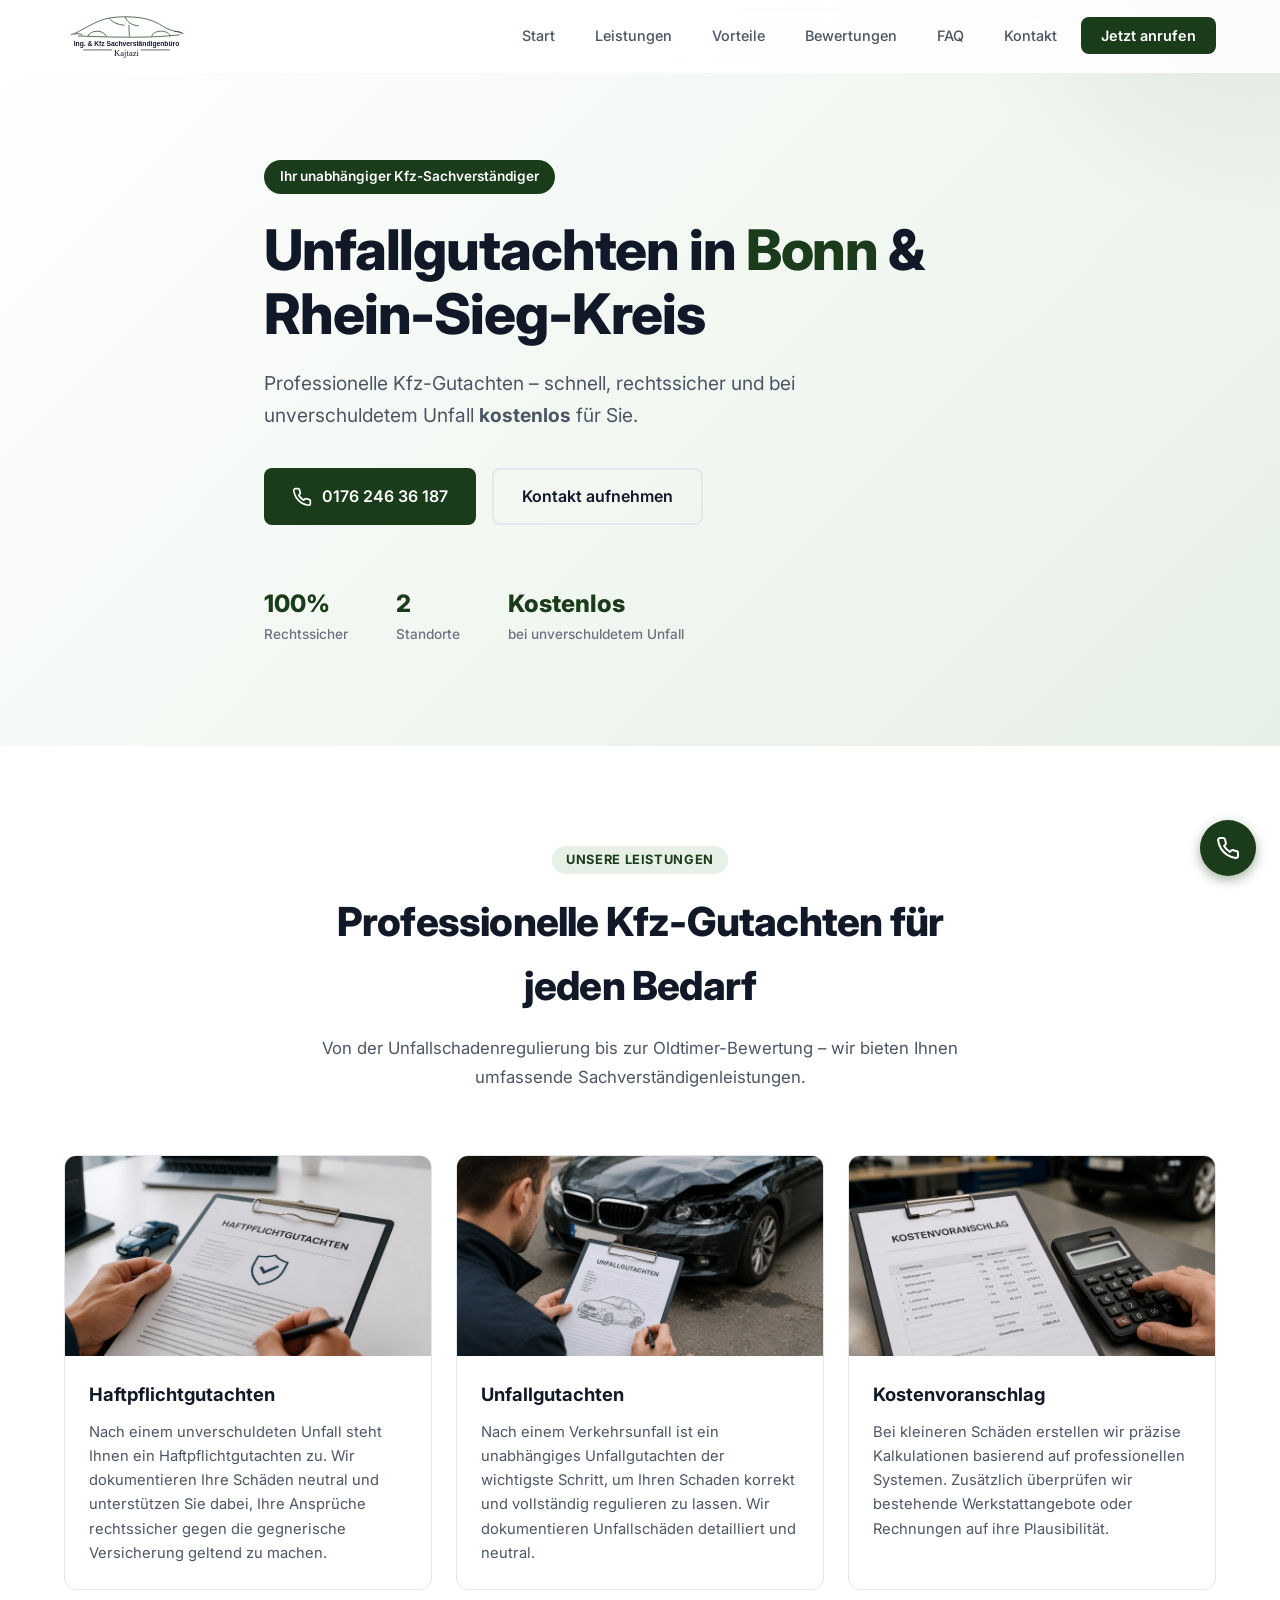
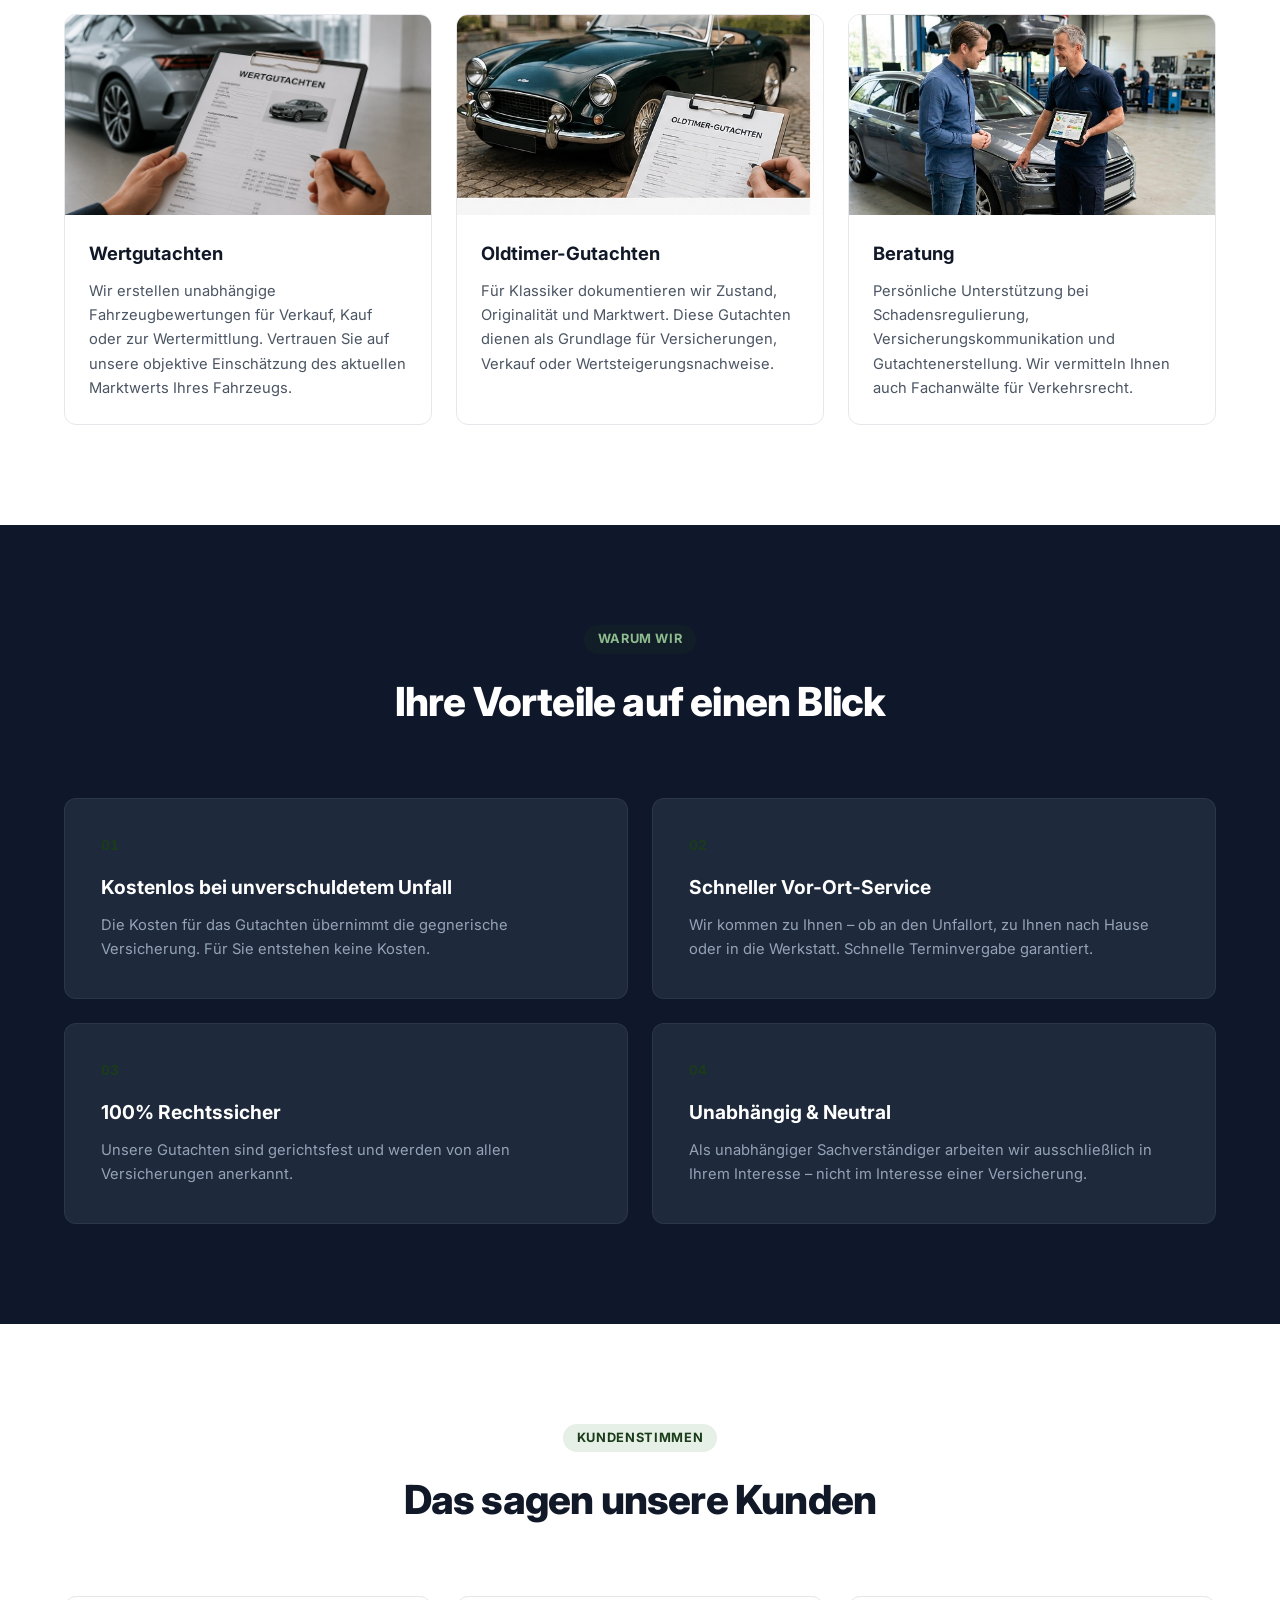
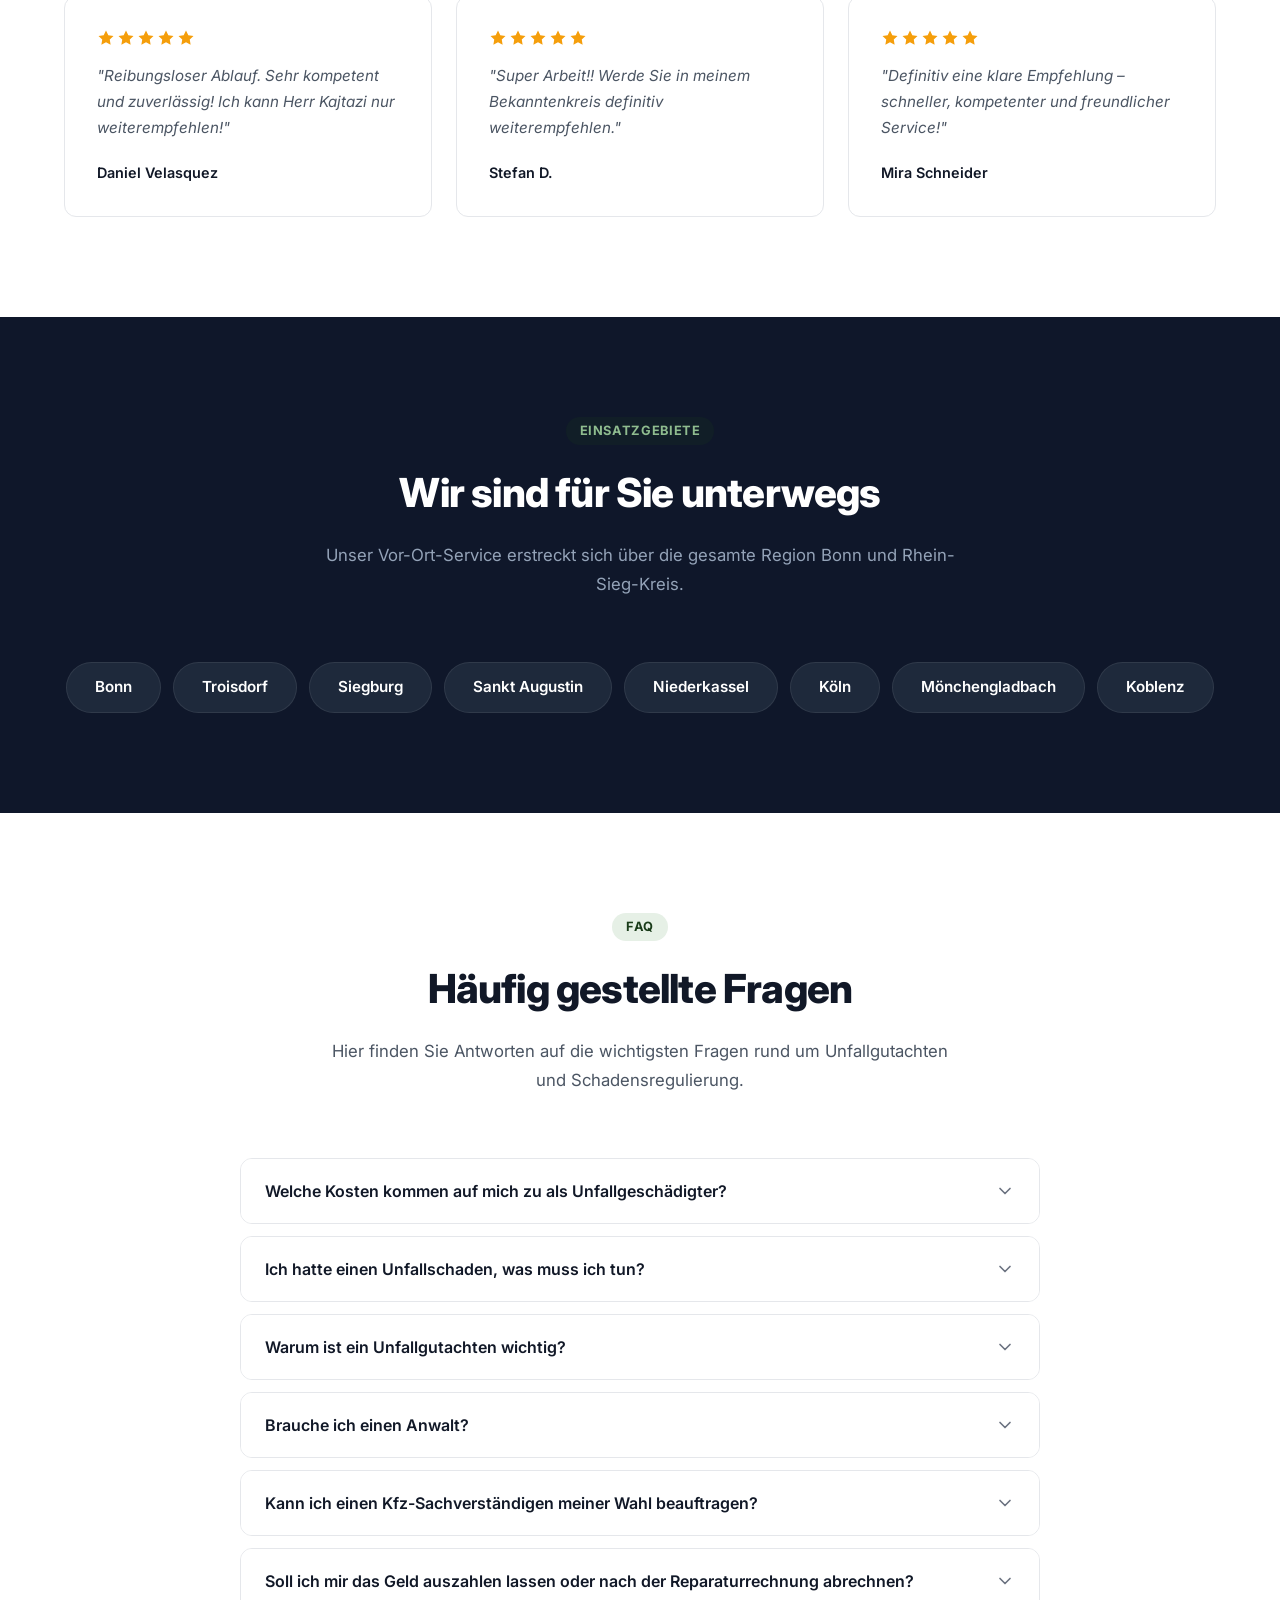
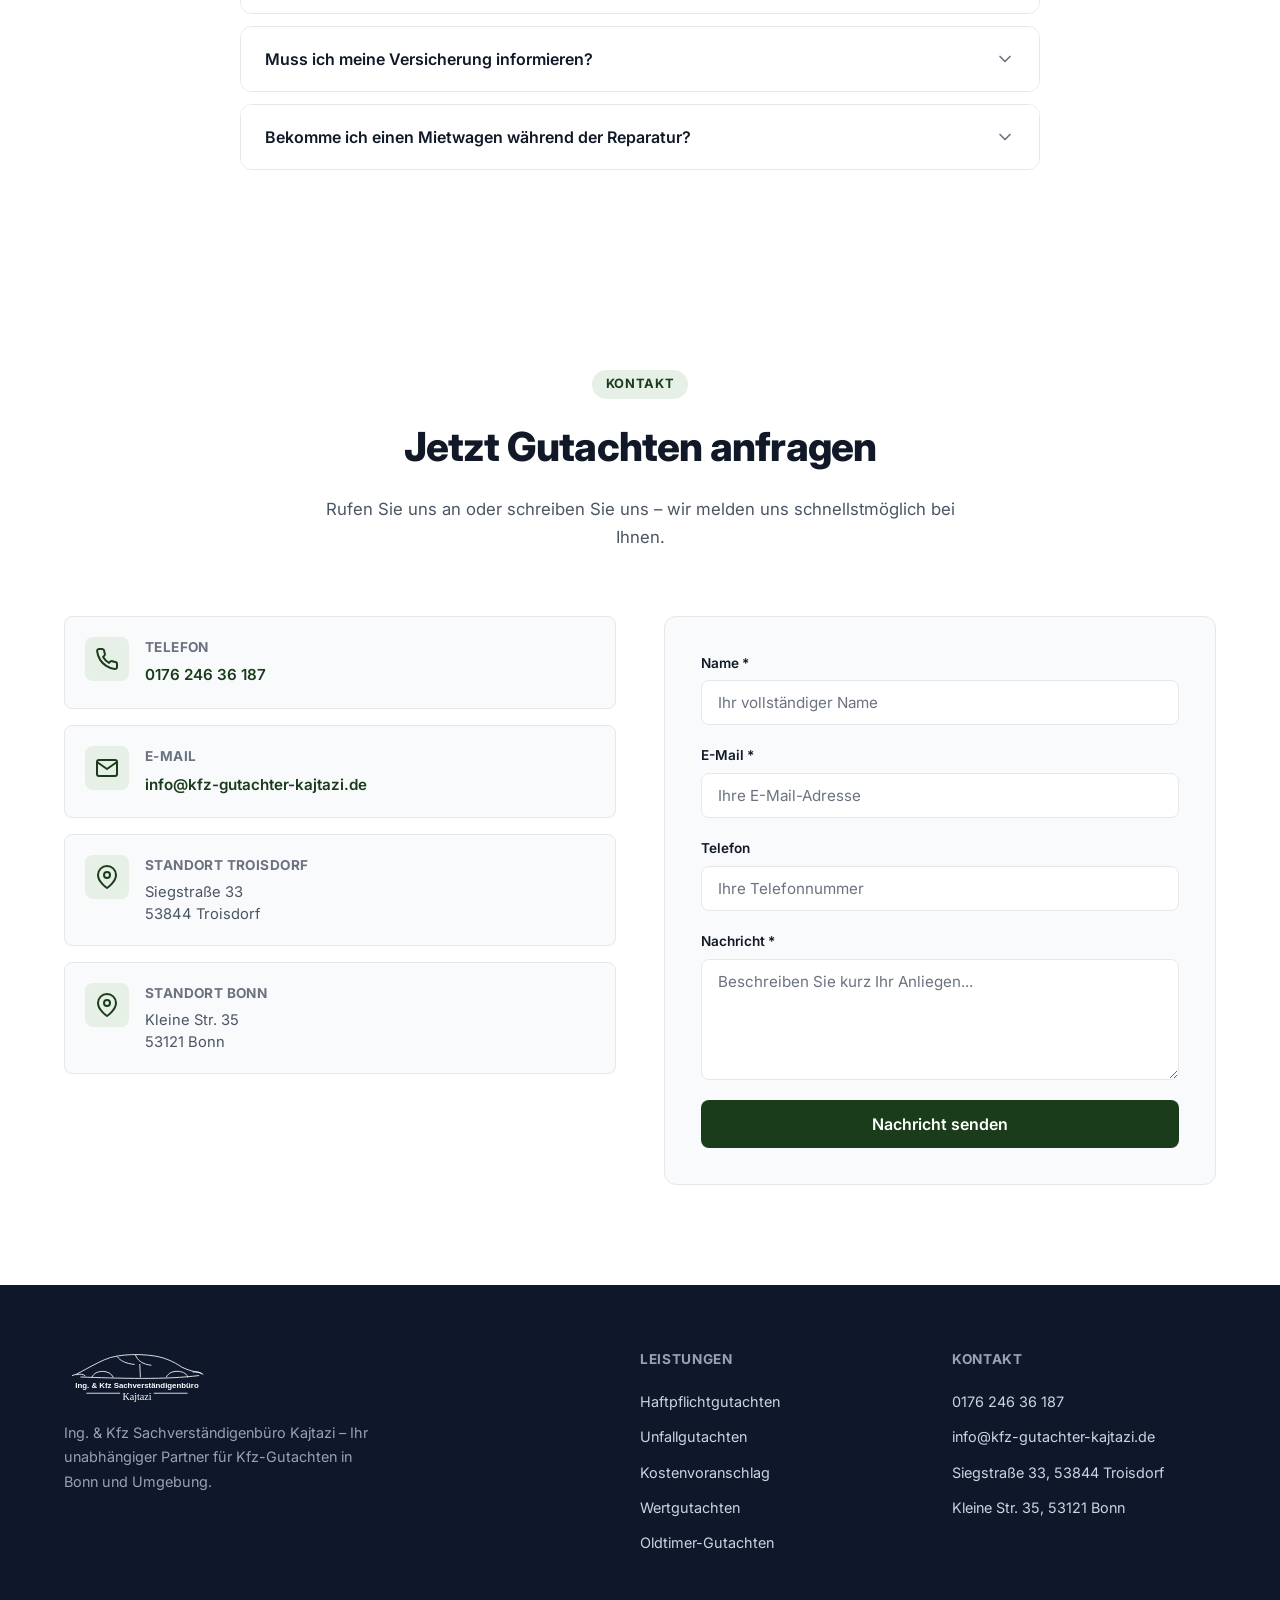
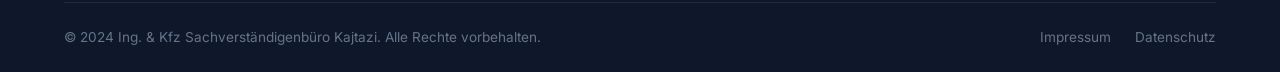
<file: index.html>
<!DOCTYPE html>
<html lang="de">
<head>
    <meta charset="UTF-8">
    <meta name="viewport" content="width=device-width, initial-scale=1.0">
    <title>Kfz-Gutachter Kajtazi | Bonn & Rhein-Sieg-Kreis</title>
    <meta name="description" content="Ihr unabhängiger Kfz-Sachverständiger in Bonn und Rhein-Sieg-Kreis. Unfallgutachten, Wertgutachten, Kostenvoranschläge – kostenlos bei unverschuldetem Unfall.">
    <link rel="preconnect" href="https://fonts.googleapis.com">
    <link rel="preconnect" href="https://fonts.gstatic.com" crossorigin>
    <link href="https://fonts.googleapis.com/css2?family=Inter:wght@400;500;600;700;800&display=swap" rel="stylesheet">
    <link rel="stylesheet" href="styles.css">
</head>
<body>

    <!-- Navigation -->
    <nav class="navbar" id="navbar">
        <div class="container nav-container">
            <a href="#hero" class="nav-logo">
<img src="assets/logo.svg" alt="Ing. & Kfz Sachverständigenbüro Kajtazi" class="logo-img">
            </a>
            <button class="nav-toggle" id="navToggle" aria-label="Menü öffnen">
                <span></span>
                <span></span>
                <span></span>
            </button>
            <ul class="nav-menu" id="navMenu">
                <li><a href="#hero" class="nav-link">Start</a></li>
                <li><a href="#leistungen" class="nav-link">Leistungen</a></li>
                <li><a href="#vorteile" class="nav-link">Vorteile</a></li>
                <li><a href="#bewertungen" class="nav-link">Bewertungen</a></li>
                <li><a href="#faq" class="nav-link">FAQ</a></li>
                <li><a href="#kontakt" class="nav-link">Kontakt</a></li>
                <li><a href="tel:+4917624636187" class="nav-cta">Jetzt anrufen</a></li>
            </ul>
        </div>
    </nav>

    <!-- Hero Section -->
    <section class="hero" id="hero">
        <div class="container hero-content">
            <div class="hero-badge">Ihr unabhängiger Kfz-Sachverständiger</div>
            <h1>Unfallgutachten in <span class="text-accent">Bonn</span> & Rhein-Sieg-Kreis</h1>
            <p class="hero-subtitle">Professionelle Kfz-Gutachten – schnell, rechtssicher und bei unverschuldetem Unfall <strong>kostenlos</strong> für Sie.</p>
            <div class="hero-actions">
                <a href="tel:+4917624636187" class="btn btn-primary btn-lg">
                    <svg width="20" height="20" viewBox="0 0 24 24" fill="none" stroke="currentColor" stroke-width="2" stroke-linecap="round" stroke-linejoin="round"><path d="M22 16.92v3a2 2 0 0 1-2.18 2 19.79 19.79 0 0 1-8.63-3.07 19.5 19.5 0 0 1-6-6 19.79 19.79 0 0 1-3.07-8.67A2 2 0 0 1 4.11 2h3a2 2 0 0 1 2 1.72c.127.96.361 1.903.7 2.81a2 2 0 0 1-.45 2.11L8.09 9.91a16 16 0 0 0 6 6l1.27-1.27a2 2 0 0 1 2.11-.45c.907.339 1.85.573 2.81.7A2 2 0 0 1 22 16.92z"></path></svg>
                    0176 246 36 187
                </a>
                <a href="#kontakt" class="btn btn-outline btn-lg">Kontakt aufnehmen</a>
            </div>
            <div class="hero-stats">
                <div class="stat">
                    <span class="stat-number">100%</span>
                    <span class="stat-label">Rechtssicher</span>
                </div>
                <div class="stat">
                    <span class="stat-number">2</span>
                    <span class="stat-label">Standorte</span>
                </div>
                <div class="stat">
                    <span class="stat-number">Kostenlos</span>
                    <span class="stat-label">bei unverschuldetem Unfall</span>
                </div>
            </div>
        </div>
    </section>

    <!-- Services Section -->
    <section class="section" id="leistungen">
        <div class="container">
            <div class="section-header">
                <span class="section-badge">Unsere Leistungen</span>
                <h2>Professionelle Kfz-Gutachten für jeden Bedarf</h2>
                <p>Von der Unfallschadenregulierung bis zur Oldtimer-Bewertung – wir bieten Ihnen umfassende Sachverständigenleistungen.</p>
            </div>
            <div class="services-grid">
                <div class="service-card service-card-img">
                    <div class="service-image">
                        <img src="assets/images/haftpflichtgutachten.jpeg" alt="Haftpflichtgutachten">
                    </div>
                    <div class="service-body">
                        <h3>Haftpflichtgutachten</h3>
                        <p>Nach einem unverschuldeten Unfall steht Ihnen ein Haftpflichtgutachten zu. Wir dokumentieren Ihre Schäden neutral und unterstützen Sie dabei, Ihre Ansprüche rechtssicher gegen die gegnerische Versicherung geltend zu machen.</p>
                    </div>
                </div>
                <div class="service-card service-card-img">
                    <div class="service-image">
                        <img src="assets/images/unfallgutachten.jpeg" alt="Unfallgutachten">
                    </div>
                    <div class="service-body">
                        <h3>Unfallgutachten</h3>
                        <p>Nach einem Verkehrsunfall ist ein unabhängiges Unfallgutachten der wichtigste Schritt, um Ihren Schaden korrekt und vollständig regulieren zu lassen. Wir dokumentieren Unfallschäden detailliert und neutral.</p>
                    </div>
                </div>
                <div class="service-card service-card-img">
                    <div class="service-image">
                        <img src="assets/images/kostenvoranschlag.jpeg" alt="Kostenvoranschlag">
                    </div>
                    <div class="service-body">
                        <h3>Kostenvoranschlag</h3>
                        <p>Bei kleineren Schäden erstellen wir präzise Kalkulationen basierend auf professionellen Systemen. Zusätzlich überprüfen wir bestehende Werkstattangebote oder Rechnungen auf ihre Plausibilität.</p>
                    </div>
                </div>
                <div class="service-card service-card-img">
                    <div class="service-image">
                        <img src="assets/images/wertgutachten.jpeg" alt="Wertgutachten">
                    </div>
                    <div class="service-body">
                        <h3>Wertgutachten</h3>
                        <p>Wir erstellen unabhängige Fahrzeugbewertungen für Verkauf, Kauf oder zur Wertermittlung. Vertrauen Sie auf unsere objektive Einschätzung des aktuellen Marktwerts Ihres Fahrzeugs.</p>
                    </div>
                </div>
                <div class="service-card service-card-img">
                    <div class="service-image">
                        <img src="assets/images/oldtimer-gutachten.jpeg" alt="Oldtimer-Gutachten">
                    </div>
                    <div class="service-body">
                        <h3>Oldtimer-Gutachten</h3>
                        <p>Für Klassiker dokumentieren wir Zustand, Originalität und Marktwert. Diese Gutachten dienen als Grundlage für Versicherungen, Verkauf oder Wertsteigerungsnachweise.</p>
                    </div>
                </div>
                <div class="service-card service-card-img">
                    <div class="service-image">
                        <img src="assets/images/beratung.jpg" alt="Beratung">
                    </div>
                    <div class="service-body">
                        <h3>Beratung</h3>
                        <p>Persönliche Unterstützung bei Schadensregulierung, Versicherungskommunikation und Gutachtenerstellung. Wir vermitteln Ihnen auch Fachanwälte für Verkehrsrecht.</p>
                    </div>
                </div>
            </div>
        </div>
    </section>

    <!-- Advantages Section -->
    <section class="section section-dark" id="vorteile">
        <div class="container">
            <div class="section-header">
                <span class="section-badge">Warum wir</span>
                <h2>Ihre Vorteile auf einen Blick</h2>
            </div>
            <div class="advantages-grid">
                <div class="advantage-card">
                    <div class="advantage-number">01</div>
                    <h3>Kostenlos bei unverschuldetem Unfall</h3>
                    <p>Die Kosten für das Gutachten übernimmt die gegnerische Versicherung. Für Sie entstehen keine Kosten.</p>
                </div>
                <div class="advantage-card">
                    <div class="advantage-number">02</div>
                    <h3>Schneller Vor-Ort-Service</h3>
                    <p>Wir kommen zu Ihnen – ob an den Unfallort, zu Ihnen nach Hause oder in die Werkstatt. Schnelle Terminvergabe garantiert.</p>
                </div>
                <div class="advantage-card">
                    <div class="advantage-number">03</div>
                    <h3>100% Rechtssicher</h3>
                    <p>Unsere Gutachten sind gerichtsfest und werden von allen Versicherungen anerkannt.</p>
                </div>
                <div class="advantage-card">
                    <div class="advantage-number">04</div>
                    <h3>Unabhängig & Neutral</h3>
                    <p>Als unabhängiger Sachverständiger arbeiten wir ausschließlich in Ihrem Interesse – nicht im Interesse einer Versicherung.</p>
                </div>
            </div>
        </div>
    </section>

    <!-- Testimonials Section -->
    <section class="section" id="bewertungen">
        <div class="container">
            <div class="section-header">
                <span class="section-badge">Kundenstimmen</span>
                <h2>Das sagen unsere Kunden</h2>
            </div>
            <div class="testimonials-grid">
                <div class="testimonial-card">
                    <div class="testimonial-stars">
                        <svg width="18" height="18" viewBox="0 0 24 24" fill="currentColor"><polygon points="12 2 15.09 8.26 22 9.27 17 14.14 18.18 21.02 12 17.77 5.82 21.02 7 14.14 2 9.27 8.91 8.26 12 2"></polygon></svg>
                        <svg width="18" height="18" viewBox="0 0 24 24" fill="currentColor"><polygon points="12 2 15.09 8.26 22 9.27 17 14.14 18.18 21.02 12 17.77 5.82 21.02 7 14.14 2 9.27 8.91 8.26 12 2"></polygon></svg>
                        <svg width="18" height="18" viewBox="0 0 24 24" fill="currentColor"><polygon points="12 2 15.09 8.26 22 9.27 17 14.14 18.18 21.02 12 17.77 5.82 21.02 7 14.14 2 9.27 8.91 8.26 12 2"></polygon></svg>
                        <svg width="18" height="18" viewBox="0 0 24 24" fill="currentColor"><polygon points="12 2 15.09 8.26 22 9.27 17 14.14 18.18 21.02 12 17.77 5.82 21.02 7 14.14 2 9.27 8.91 8.26 12 2"></polygon></svg>
                        <svg width="18" height="18" viewBox="0 0 24 24" fill="currentColor"><polygon points="12 2 15.09 8.26 22 9.27 17 14.14 18.18 21.02 12 17.77 5.82 21.02 7 14.14 2 9.27 8.91 8.26 12 2"></polygon></svg>
                    </div>
                    <p class="testimonial-text">"Reibungsloser Ablauf. Sehr kompetent und zuverlässig! Ich kann Herr Kajtazi nur weiterempfehlen!"</p>
                    <div class="testimonial-author">Daniel Velasquez</div>
                </div>
                <div class="testimonial-card">
                    <div class="testimonial-stars">
                        <svg width="18" height="18" viewBox="0 0 24 24" fill="currentColor"><polygon points="12 2 15.09 8.26 22 9.27 17 14.14 18.18 21.02 12 17.77 5.82 21.02 7 14.14 2 9.27 8.91 8.26 12 2"></polygon></svg>
                        <svg width="18" height="18" viewBox="0 0 24 24" fill="currentColor"><polygon points="12 2 15.09 8.26 22 9.27 17 14.14 18.18 21.02 12 17.77 5.82 21.02 7 14.14 2 9.27 8.91 8.26 12 2"></polygon></svg>
                        <svg width="18" height="18" viewBox="0 0 24 24" fill="currentColor"><polygon points="12 2 15.09 8.26 22 9.27 17 14.14 18.18 21.02 12 17.77 5.82 21.02 7 14.14 2 9.27 8.91 8.26 12 2"></polygon></svg>
                        <svg width="18" height="18" viewBox="0 0 24 24" fill="currentColor"><polygon points="12 2 15.09 8.26 22 9.27 17 14.14 18.18 21.02 12 17.77 5.82 21.02 7 14.14 2 9.27 8.91 8.26 12 2"></polygon></svg>
                        <svg width="18" height="18" viewBox="0 0 24 24" fill="currentColor"><polygon points="12 2 15.09 8.26 22 9.27 17 14.14 18.18 21.02 12 17.77 5.82 21.02 7 14.14 2 9.27 8.91 8.26 12 2"></polygon></svg>
                    </div>
                    <p class="testimonial-text">"Super Arbeit!! Werde Sie in meinem Bekanntenkreis definitiv weiterempfehlen."</p>
                    <div class="testimonial-author">Stefan D.</div>
                </div>
                <div class="testimonial-card">
                    <div class="testimonial-stars">
                        <svg width="18" height="18" viewBox="0 0 24 24" fill="currentColor"><polygon points="12 2 15.09 8.26 22 9.27 17 14.14 18.18 21.02 12 17.77 5.82 21.02 7 14.14 2 9.27 8.91 8.26 12 2"></polygon></svg>
                        <svg width="18" height="18" viewBox="0 0 24 24" fill="currentColor"><polygon points="12 2 15.09 8.26 22 9.27 17 14.14 18.18 21.02 12 17.77 5.82 21.02 7 14.14 2 9.27 8.91 8.26 12 2"></polygon></svg>
                        <svg width="18" height="18" viewBox="0 0 24 24" fill="currentColor"><polygon points="12 2 15.09 8.26 22 9.27 17 14.14 18.18 21.02 12 17.77 5.82 21.02 7 14.14 2 9.27 8.91 8.26 12 2"></polygon></svg>
                        <svg width="18" height="18" viewBox="0 0 24 24" fill="currentColor"><polygon points="12 2 15.09 8.26 22 9.27 17 14.14 18.18 21.02 12 17.77 5.82 21.02 7 14.14 2 9.27 8.91 8.26 12 2"></polygon></svg>
                        <svg width="18" height="18" viewBox="0 0 24 24" fill="currentColor"><polygon points="12 2 15.09 8.26 22 9.27 17 14.14 18.18 21.02 12 17.77 5.82 21.02 7 14.14 2 9.27 8.91 8.26 12 2"></polygon></svg>
                    </div>
                    <p class="testimonial-text">"Definitiv eine klare Empfehlung – schneller, kompetenter und freundlicher Service!"</p>
                    <div class="testimonial-author">Mira Schneider</div>
                </div>
            </div>
        </div>
    </section>

    <!-- Service Areas -->
    <section class="section section-dark" id="einsatzgebiete">
        <div class="container">
            <div class="section-header">
                <span class="section-badge">Einsatzgebiete</span>
                <h2>Wir sind für Sie unterwegs</h2>
                <p>Unser Vor-Ort-Service erstreckt sich über die gesamte Region Bonn und Rhein-Sieg-Kreis.</p>
            </div>
            <div class="areas-grid">
                <div class="area-tag">Bonn</div>
                <div class="area-tag">Troisdorf</div>
                <div class="area-tag">Siegburg</div>
                <div class="area-tag">Sankt Augustin</div>
                <div class="area-tag">Niederkassel</div>
                <div class="area-tag">Köln</div>
                <div class="area-tag">Mönchengladbach</div>
                <div class="area-tag">Koblenz</div>
            </div>
        </div>
    </section>

    <!-- FAQ Section -->
    <section class="section" id="faq">
        <div class="container">
            <div class="section-header">
                <span class="section-badge">FAQ</span>
                <h2>Häufig gestellte Fragen</h2>
                <p>Hier finden Sie Antworten auf die wichtigsten Fragen rund um Unfallgutachten und Schadensregulierung.</p>
            </div>
            <div class="faq-list">
                <div class="faq-item">
                    <button class="faq-question" aria-expanded="false">
                        <span>Welche Kosten kommen auf mich zu als Unfallgeschädigter?</span>
                        <svg class="faq-chevron" width="20" height="20" viewBox="0 0 24 24" fill="none" stroke="currentColor" stroke-width="2" stroke-linecap="round" stroke-linejoin="round"><polyline points="6 9 12 15 18 9"></polyline></svg>
                    </button>
                    <div class="faq-answer">
                        <p>Bei einem unverschuldeten Unfallschaden haben Sie keine Kosten. Die gegnerische Versicherung muss den gesamten finanziellen Aufwand übernehmen – und Sie müssen auch nicht in Vorkasse treten oder brauchen eine Rechtsschutzversicherung: weder für ein Unfallgutachten, noch für einen Anwalt für Verkehrsrecht, der bei einem unverschuldeten Autounfall die Schadenabwicklung immer begleiten sollte. Die Kosten werden von der gegnerischen Versicherung übernommen.</p>
                    </div>
                </div>
                <div class="faq-item">
                    <button class="faq-question" aria-expanded="false">
                        <span>Ich hatte einen Unfallschaden, was muss ich tun?</span>
                        <svg class="faq-chevron" width="20" height="20" viewBox="0 0 24 24" fill="none" stroke="currentColor" stroke-width="2" stroke-linecap="round" stroke-linejoin="round"><polyline points="6 9 12 15 18 9"></polyline></svg>
                    </button>
                    <div class="faq-answer">
                        <p>Bei einem Unfall ohne Personenschaden muss die Polizei nicht gerufen werden – das ist aber meist ratsam. Tauschen Sie noch vor Ort alle wichtigen Kontakt- und Versicherungsdaten mit dem Unfallgegner aus. Dann können Sie sich direkt mit uns in Verbindung setzen – auch wenn die Schuldfrage noch ungeklärt ist, sind wir für Sie da. Die komplette Schadenaufnahme müssen Sie nicht vor Ort machen. Wir senden Ihnen dafür gerne kostenlos ein Schadenformular zum Ausfüllen nach einem Autounfall per E-Mail oder per Post zu.</p>
                    </div>
                </div>
                <div class="faq-item">
                    <button class="faq-question" aria-expanded="false">
                        <span>Warum ist ein Unfallgutachten wichtig?</span>
                        <svg class="faq-chevron" width="20" height="20" viewBox="0 0 24 24" fill="none" stroke="currentColor" stroke-width="2" stroke-linecap="round" stroke-linejoin="round"><polyline points="6 9 12 15 18 9"></polyline></svg>
                    </button>
                    <div class="faq-answer">
                        <p>Ein unabhängiges Unfallgutachten ist der wichtigste Schritt, um Ihren Schaden korrekt und vollständig regulieren zu lassen. Es dokumentiert alle Schäden detailliert und neutral, sodass die Versicherung den Schaden nicht herunterrechnen kann. Ohne Gutachten riskieren Sie, deutlich weniger Entschädigung zu erhalten.</p>
                    </div>
                </div>
                <div class="faq-item">
                    <button class="faq-question" aria-expanded="false">
                        <span>Brauche ich einen Anwalt?</span>
                        <svg class="faq-chevron" width="20" height="20" viewBox="0 0 24 24" fill="none" stroke="currentColor" stroke-width="2" stroke-linecap="round" stroke-linejoin="round"><polyline points="6 9 12 15 18 9"></polyline></svg>
                    </button>
                    <div class="faq-answer">
                        <p>Ob Sie nach einem Unfall einen Fachanwalt für das Verkehrsrecht benötigen oder nicht, hängt ganz von der Situation ab. Wir werden Ihnen nach der Schadensbegutachtung auch diese Frage beantworten. Kfz Gutachter Labinot Kajtazi verfügt über ein breites Netzwerk an erfahrenen Fachanwälten für Verkehrsrecht.</p>
                    </div>
                </div>
                <div class="faq-item">
                    <button class="faq-question" aria-expanded="false">
                        <span>Kann ich einen Kfz-Sachverständigen meiner Wahl beauftragen?</span>
                        <svg class="faq-chevron" width="20" height="20" viewBox="0 0 24 24" fill="none" stroke="currentColor" stroke-width="2" stroke-linecap="round" stroke-linejoin="round"><polyline points="6 9 12 15 18 9"></polyline></svg>
                    </button>
                    <div class="faq-answer">
                        <p>Ja, Sie können einen Unfallgutachter Ihrer Wahl auswählen, wenn Sie einen unverschuldeten Unfall hatten. Sie haben das Recht auf einen Kfz-Sachverständigen und einen Rechtsanwalt. Diese müssen von der Versicherung Ihres Unfallgegners bezahlt werden.</p>
                    </div>
                </div>
                <div class="faq-item">
                    <button class="faq-question" aria-expanded="false">
                        <span>Soll ich mir das Geld auszahlen lassen oder nach der Reparaturrechnung abrechnen?</span>
                        <svg class="faq-chevron" width="20" height="20" viewBox="0 0 24 24" fill="none" stroke="currentColor" stroke-width="2" stroke-linecap="round" stroke-linejoin="round"><polyline points="6 9 12 15 18 9"></polyline></svg>
                    </button>
                    <div class="faq-answer">
                        <p>Diese Entscheidung hängt ganz von Ihnen ab. Bei der fiktiven Abrechnung wird Ihnen keine Umsatzsteuer bezahlt. Ebenfalls weigern sich die Versicherungen hier für Verbringungskosten aufzukommen. Sie haben die Wahl, Ihr Fahrzeug reparieren zu lassen oder Bargeld zu nehmen. Das Fahrzeug können Sie auch später reparieren und die Umsatzsteuer beanspruchen.</p>
                    </div>
                </div>
                <div class="faq-item">
                    <button class="faq-question" aria-expanded="false">
                        <span>Muss ich meine Versicherung informieren?</span>
                        <svg class="faq-chevron" width="20" height="20" viewBox="0 0 24 24" fill="none" stroke="currentColor" stroke-width="2" stroke-linecap="round" stroke-linejoin="round"><polyline points="6 9 12 15 18 9"></polyline></svg>
                    </button>
                    <div class="faq-answer">
                        <p>Nein. Als Unfallopfer müssen Sie Ihre Versicherung nicht informieren. Als Unfallverursacher hingegen schon.</p>
                    </div>
                </div>
                <div class="faq-item">
                    <button class="faq-question" aria-expanded="false">
                        <span>Bekomme ich einen Mietwagen während der Reparatur?</span>
                        <svg class="faq-chevron" width="20" height="20" viewBox="0 0 24 24" fill="none" stroke="currentColor" stroke-width="2" stroke-linecap="round" stroke-linejoin="round"><polyline points="6 9 12 15 18 9"></polyline></svg>
                    </button>
                    <div class="faq-answer">
                        <p>Bei einem nicht verschuldeten Unfall muss die gegnerische Versicherung die Kosten für einen Ersatzwagen tragen.</p>
                    </div>
                </div>
            </div>
        </div>
    </section>

    <!-- Contact Section -->
    <section class="section" id="kontakt">
        <div class="container">
            <div class="section-header">
                <span class="section-badge">Kontakt</span>
                <h2>Jetzt Gutachten anfragen</h2>
                <p>Rufen Sie uns an oder schreiben Sie uns – wir melden uns schnellstmöglich bei Ihnen.</p>
            </div>
            <div class="contact-grid">
                <div class="contact-info">
                    <div class="contact-card">
                        <div class="contact-icon">
                            <svg width="24" height="24" viewBox="0 0 24 24" fill="none" stroke="currentColor" stroke-width="2" stroke-linecap="round" stroke-linejoin="round"><path d="M22 16.92v3a2 2 0 0 1-2.18 2 19.79 19.79 0 0 1-8.63-3.07 19.5 19.5 0 0 1-6-6 19.79 19.79 0 0 1-3.07-8.67A2 2 0 0 1 4.11 2h3a2 2 0 0 1 2 1.72c.127.96.361 1.903.7 2.81a2 2 0 0 1-.45 2.11L8.09 9.91a16 16 0 0 0 6 6l1.27-1.27a2 2 0 0 1 2.11-.45c.907.339 1.85.573 2.81.7A2 2 0 0 1 22 16.92z"></path></svg>
                        </div>
                        <div>
                            <h4>Telefon</h4>
                            <a href="tel:+4917624636187">0176 246 36 187</a>
                        </div>
                    </div>
                    <div class="contact-card">
                        <div class="contact-icon">
                            <svg width="24" height="24" viewBox="0 0 24 24" fill="none" stroke="currentColor" stroke-width="2" stroke-linecap="round" stroke-linejoin="round"><path d="M4 4h16c1.1 0 2 .9 2 2v12c0 1.1-.9 2-2 2H4c-1.1 0-2-.9-2-2V6c0-1.1.9-2 2-2z"></path><polyline points="22,6 12,13 2,6"></polyline></svg>
                        </div>
                        <div>
                            <h4>E-Mail</h4>
                            <a href="mailto:info@kfz-gutachter-kajtazi.de">info@kfz-gutachter-kajtazi.de</a>
                        </div>
                    </div>
                    <div class="contact-card">
                        <div class="contact-icon">
                            <svg width="24" height="24" viewBox="0 0 24 24" fill="none" stroke="currentColor" stroke-width="2" stroke-linecap="round" stroke-linejoin="round"><path d="M21 10c0 7-9 13-9 13s-9-6-9-13a9 9 0 0 1 18 0z"></path><circle cx="12" cy="10" r="3"></circle></svg>
                        </div>
                        <div>
                            <h4>Standort Troisdorf</h4>
                            <p>Siegstraße 33<br>53844 Troisdorf</p>
                        </div>
                    </div>
                    <div class="contact-card">
                        <div class="contact-icon">
                            <svg width="24" height="24" viewBox="0 0 24 24" fill="none" stroke="currentColor" stroke-width="2" stroke-linecap="round" stroke-linejoin="round"><path d="M21 10c0 7-9 13-9 13s-9-6-9-13a9 9 0 0 1 18 0z"></path><circle cx="12" cy="10" r="3"></circle></svg>
                        </div>
                        <div>
                            <h4>Standort Bonn</h4>
                            <p>Kleine Str. 35<br>53121 Bonn</p>
                        </div>
                    </div>
                </div>
                <form class="contact-form" id="contactForm">
                    <div class="form-group">
                        <label for="name">Name *</label>
                        <input type="text" id="name" name="name" required placeholder="Ihr vollständiger Name">
                    </div>
                    <div class="form-group">
                        <label for="email">E-Mail *</label>
                        <input type="email" id="email" name="email" required placeholder="Ihre E-Mail-Adresse">
                    </div>
                    <div class="form-group">
                        <label for="phone">Telefon</label>
                        <input type="tel" id="phone" name="phone" placeholder="Ihre Telefonnummer">
                    </div>
                    <div class="form-group">
                        <label for="message">Nachricht *</label>
                        <textarea id="message" name="message" rows="5" required placeholder="Beschreiben Sie kurz Ihr Anliegen..."></textarea>
                    </div>
                    <button type="submit" class="btn btn-primary btn-lg btn-full">Nachricht senden</button>
                </form>
            </div>
        </div>
    </section>

    <!-- Footer -->
    <footer class="footer">
        <div class="container">
            <div class="footer-grid">
                <div class="footer-brand">
                    <a href="#hero" class="nav-logo">
                        <img src="assets/logo.svg" alt="Ing. & Kfz Sachverständigenbüro Kajtazi" class="logo-img">
                    </a>
                    <p>Ing. & Kfz Sachverständigenbüro Kajtazi – Ihr unabhängiger Partner für Kfz-Gutachten in Bonn und Umgebung.</p>
                </div>
                <div class="footer-links">
                    <h4>Leistungen</h4>
                    <ul>
                        <li><a href="#leistungen">Haftpflichtgutachten</a></li>
                        <li><a href="#leistungen">Unfallgutachten</a></li>
                        <li><a href="#leistungen">Kostenvoranschlag</a></li>
                        <li><a href="#leistungen">Wertgutachten</a></li>
                        <li><a href="#leistungen">Oldtimer-Gutachten</a></li>
                    </ul>
                </div>
                <div class="footer-links">
                    <h4>Kontakt</h4>
                    <ul>
                        <li><a href="tel:+4917624636187">0176 246 36 187</a></li>
                        <li><a href="mailto:info@kfz-gutachter-kajtazi.de">info@kfz-gutachter-kajtazi.de</a></li>
                        <li>Siegstraße 33, 53844 Troisdorf</li>
                        <li>Kleine Str. 35, 53121 Bonn</li>
                    </ul>
                </div>
            </div>
            <div class="footer-bottom">
                <p>&copy; 2024 Ing. & Kfz Sachverständigenbüro Kajtazi. Alle Rechte vorbehalten.</p>
                <div class="footer-legal">
                    <a href="#impressum">Impressum</a>
                    <a href="#datenschutz">Datenschutz</a>
                </div>
            </div>
        </div>
    </footer>

    <!-- Floating CTA -->
    <a href="tel:+4917624636187" class="floating-cta" aria-label="Jetzt anrufen">
        <svg width="24" height="24" viewBox="0 0 24 24" fill="none" stroke="currentColor" stroke-width="2" stroke-linecap="round" stroke-linejoin="round"><path d="M22 16.92v3a2 2 0 0 1-2.18 2 19.79 19.79 0 0 1-8.63-3.07 19.5 19.5 0 0 1-6-6 19.79 19.79 0 0 1-3.07-8.67A2 2 0 0 1 4.11 2h3a2 2 0 0 1 2 1.72c.127.96.361 1.903.7 2.81a2 2 0 0 1-.45 2.11L8.09 9.91a16 16 0 0 0 6 6l1.27-1.27a2 2 0 0 1 2.11-.45c.907.339 1.85.573 2.81.7A2 2 0 0 1 22 16.92z"></path></svg>
    </a>

    <script src="script.js"></script>
</body>
</html>
</file>
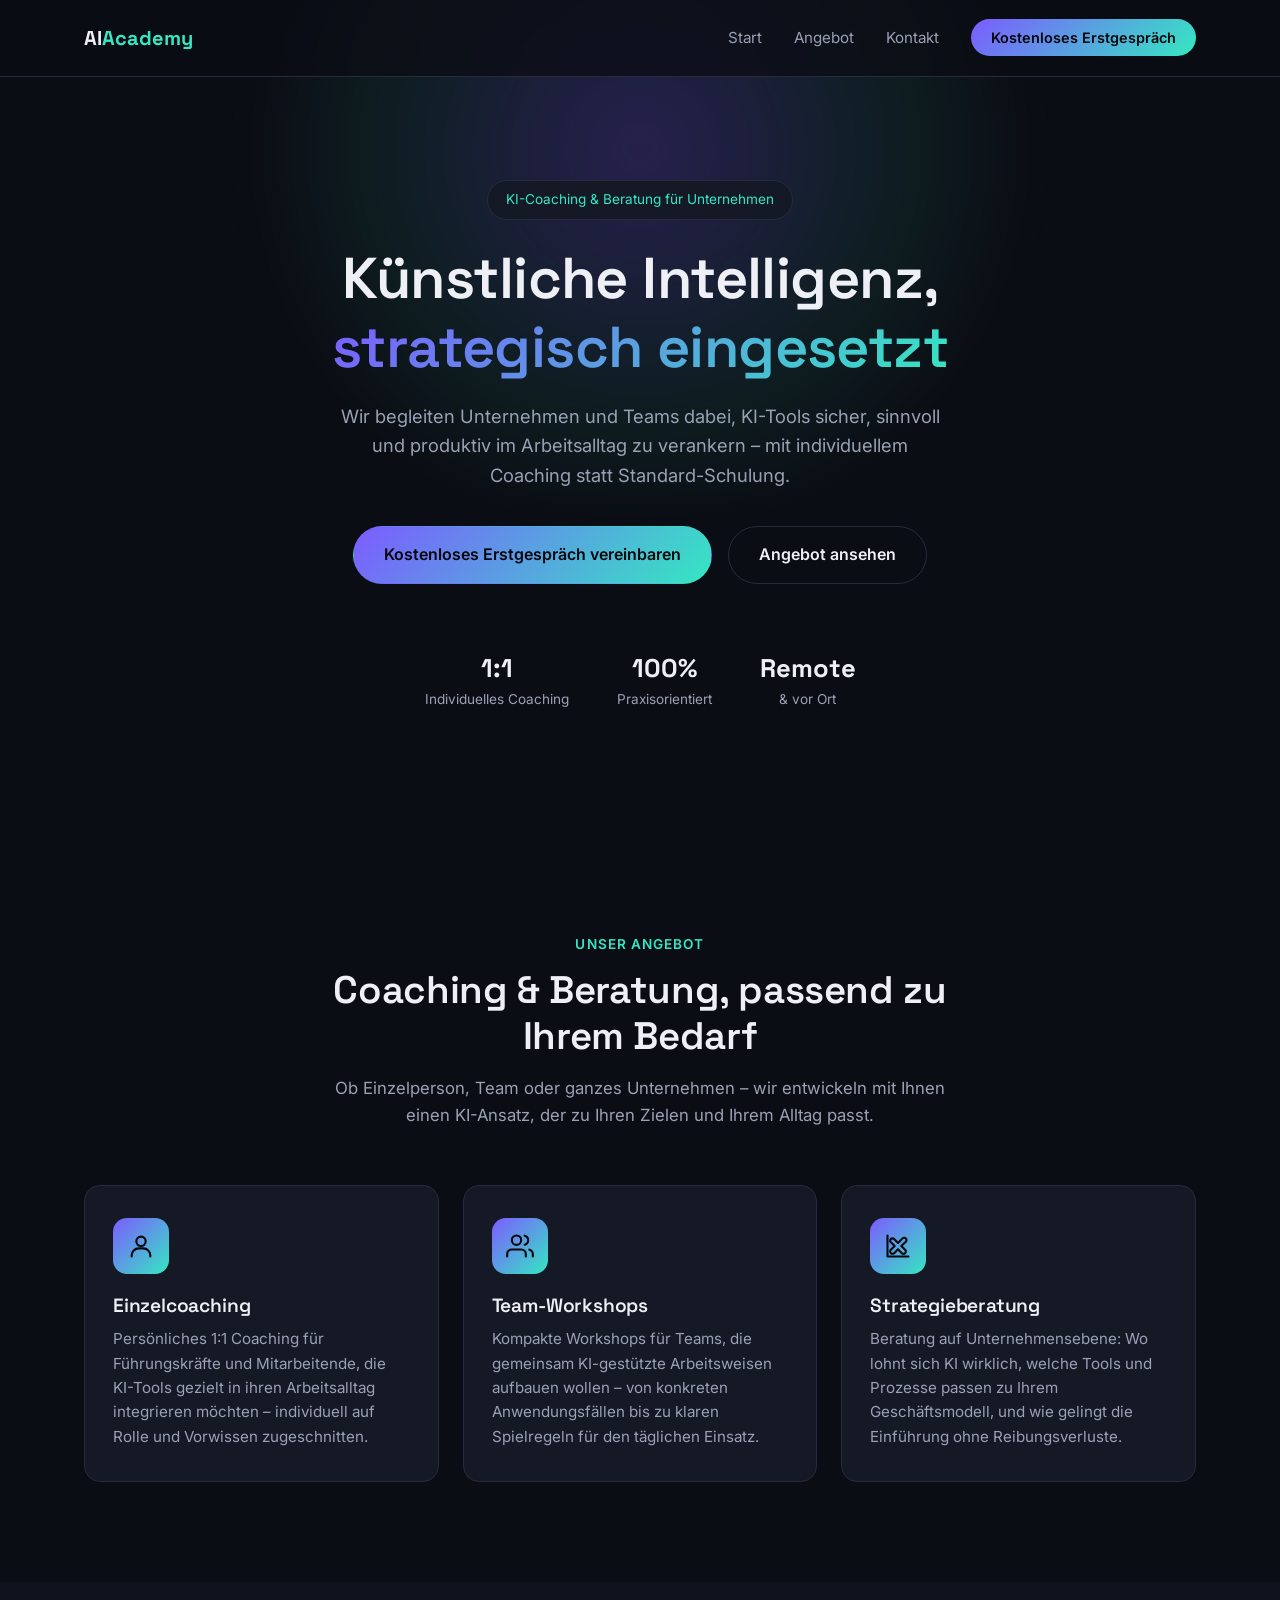
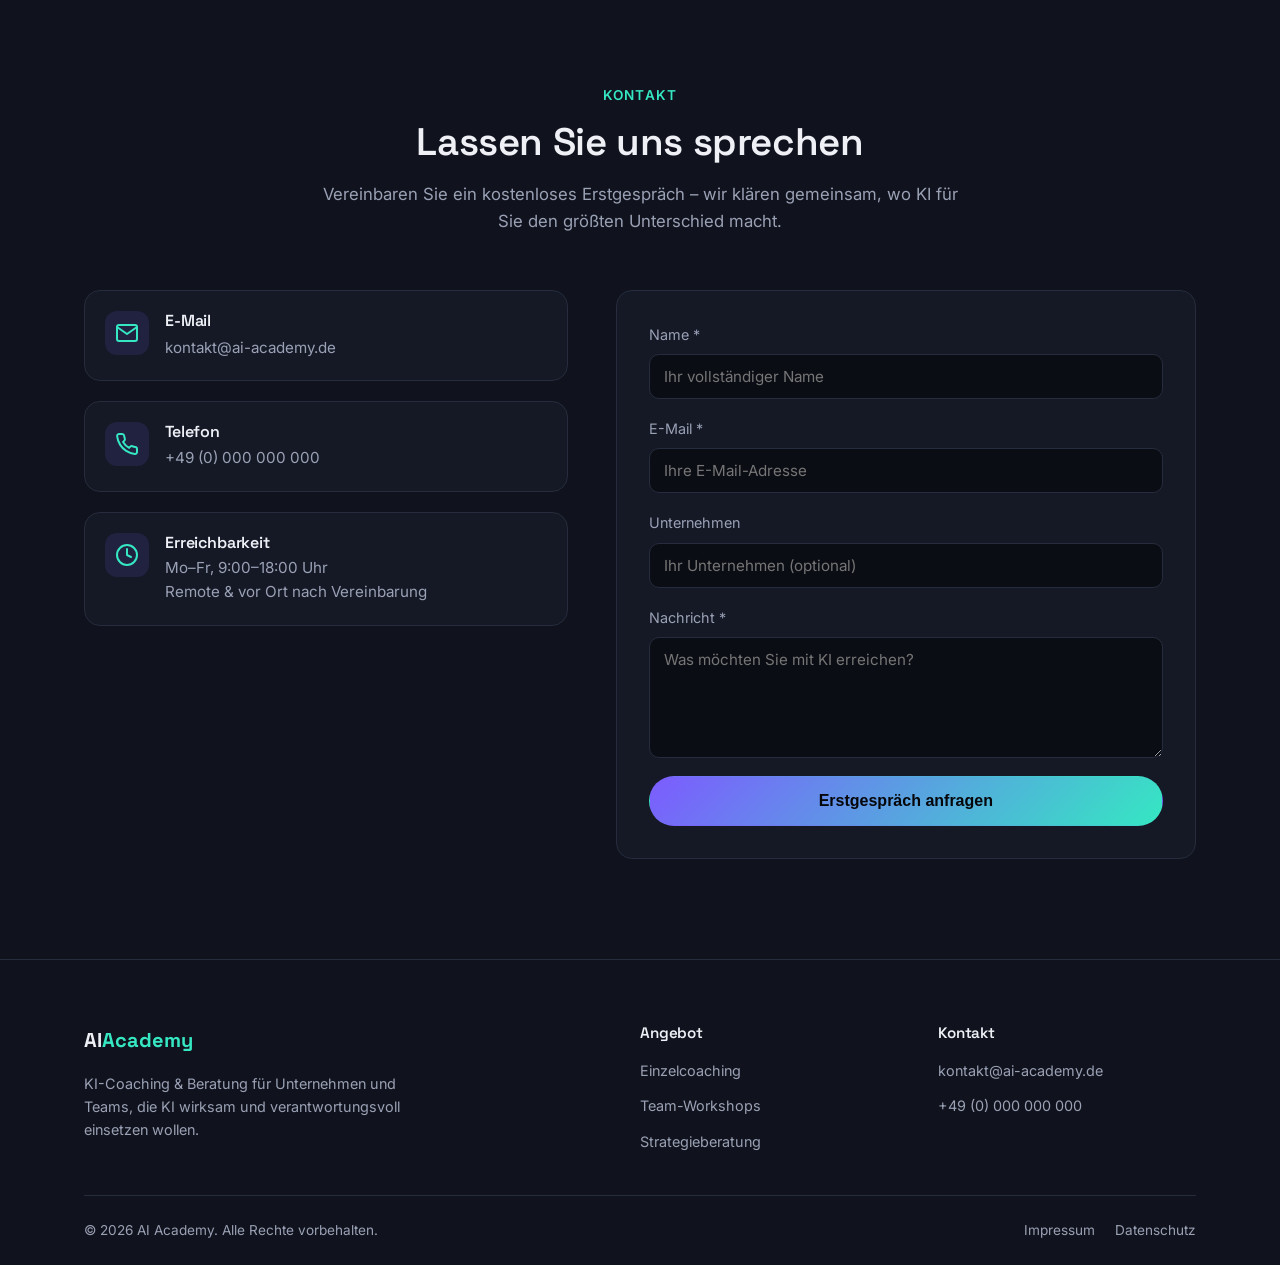
<file: ai-academy/index.html>
<!DOCTYPE html>
<html lang="de">
<head>
    <meta charset="UTF-8">
    <meta name="viewport" content="width=device-width, initial-scale=1.0">
    <title>AI Academy | KI-Coaching & Beratung für Unternehmen</title>
    <meta name="description" content="AI Academy begleitet Unternehmen und Teams mit individuellem KI-Coaching und strategischer Beratung auf dem Weg zu produktivem, sicherem KI-Einsatz.">
    <link rel="preconnect" href="https://fonts.googleapis.com">
    <link rel="preconnect" href="https://fonts.gstatic.com" crossorigin>
    <link href="https://fonts.googleapis.com/css2?family=Space+Grotesk:wght@500;600;700&family=Inter:wght@400;500;600;700&display=swap" rel="stylesheet">
    <link rel="stylesheet" href="styles.css">
</head>
<body>

    <!-- Navigation -->
    <nav class="navbar" id="navbar">
        <div class="container nav-container">
            <a href="#hero" class="nav-logo">AI<span>Academy</span></a>
            <button class="nav-toggle" id="navToggle" aria-label="Menü öffnen">
                <span></span>
                <span></span>
                <span></span>
            </button>
            <ul class="nav-menu" id="navMenu">
                <li><a href="#hero" class="nav-link">Start</a></li>
                <li><a href="#angebot" class="nav-link">Angebot</a></li>
                <li><a href="#kontakt" class="nav-link">Kontakt</a></li>
                <li><a href="#kontakt" class="nav-cta">Kostenloses Erstgespräch</a></li>
            </ul>
        </div>
    </nav>

    <!-- Hero Section -->
    <section class="hero" id="hero">
        <div class="hero-glow"></div>
        <div class="container hero-content">
            <div class="hero-badge">KI-Coaching & Beratung für Unternehmen</div>
            <h1>Künstliche Intelligenz, <span class="text-accent">strategisch eingesetzt</span></h1>
            <p class="hero-subtitle">Wir begleiten Unternehmen und Teams dabei, KI-Tools sicher, sinnvoll und produktiv im Arbeitsalltag zu verankern – mit individuellem Coaching statt Standard-Schulung.</p>
            <div class="hero-actions">
                <a href="#kontakt" class="btn btn-primary btn-lg">Kostenloses Erstgespräch vereinbaren</a>
                <a href="#angebot" class="btn btn-outline btn-lg">Angebot ansehen</a>
            </div>
            <div class="hero-stats">
                <div class="stat">
                    <span class="stat-number">1:1</span>
                    <span class="stat-label">Individuelles Coaching</span>
                </div>
                <div class="stat">
                    <span class="stat-number">100%</span>
                    <span class="stat-label">Praxisorientiert</span>
                </div>
                <div class="stat">
                    <span class="stat-number">Remote</span>
                    <span class="stat-label">& vor Ort</span>
                </div>
            </div>
        </div>
    </section>

    <!-- Angebot Section -->
    <section class="section" id="angebot">
        <div class="container">
            <div class="section-header">
                <span class="section-badge">Unser Angebot</span>
                <h2>Coaching & Beratung, passend zu Ihrem Bedarf</h2>
                <p>Ob Einzelperson, Team oder ganzes Unternehmen – wir entwickeln mit Ihnen einen KI-Ansatz, der zu Ihren Zielen und Ihrem Alltag passt.</p>
            </div>
            <div class="services-grid">
                <div class="service-card">
                    <div class="service-icon">
                        <svg width="28" height="28" viewBox="0 0 24 24" fill="none" stroke="currentColor" stroke-width="1.8" stroke-linecap="round" stroke-linejoin="round"><circle cx="12" cy="8" r="4"></circle><path d="M4 21v-1a6 6 0 0 1 6-6h4a6 6 0 0 1 6 6v1"></path></svg>
                    </div>
                    <h3>Einzelcoaching</h3>
                    <p>Persönliches 1:1 Coaching für Führungskräfte und Mitarbeitende, die KI-Tools gezielt in ihren Arbeitsalltag integrieren möchten – individuell auf Rolle und Vorwissen zugeschnitten.</p>
                </div>
                <div class="service-card">
                    <div class="service-icon">
                        <svg width="28" height="28" viewBox="0 0 24 24" fill="none" stroke="currentColor" stroke-width="1.8" stroke-linecap="round" stroke-linejoin="round"><path d="M17 21v-2a4 4 0 0 0-4-4H5a4 4 0 0 0-4 4v2"></path><circle cx="9" cy="7" r="4"></circle><path d="M23 21v-2a4 4 0 0 0-3-3.87"></path><path d="M16 3.13a4 4 0 0 1 0 7.75"></path></svg>
                    </div>
                    <h3>Team-Workshops</h3>
                    <p>Kompakte Workshops für Teams, die gemeinsam KI-gestützte Arbeitsweisen aufbauen wollen – von konkreten Anwendungsfällen bis zu klaren Spielregeln für den täglichen Einsatz.</p>
                </div>
                <div class="service-card">
                    <div class="service-icon">
                        <svg width="28" height="28" viewBox="0 0 24 24" fill="none" stroke="currentColor" stroke-width="1.8" stroke-linecap="round" stroke-linejoin="round"><path d="M3 3v18h18"></path><path d="M18.7 8.3a2 2 0 1 0-2.83-2.83L12 9.34l-3.29-3.3a2 2 0 1 0-2.83 2.83L9.17 12l-3.29 3.29a2 2 0 1 0 2.83 2.83L12 14.83l3.29 3.3a2 2 0 1 0 2.83-2.83L14.83 12z"></path></svg>
                    </div>
                    <h3>Strategieberatung</h3>
                    <p>Beratung auf Unternehmensebene: Wo lohnt sich KI wirklich, welche Tools und Prozesse passen zu Ihrem Geschäftsmodell, und wie gelingt die Einführung ohne Reibungsverluste.</p>
                </div>
            </div>
        </div>
    </section>

    <!-- Contact Section -->
    <section class="section section-dark" id="kontakt">
        <div class="container">
            <div class="section-header">
                <span class="section-badge">Kontakt</span>
                <h2>Lassen Sie uns sprechen</h2>
                <p>Vereinbaren Sie ein kostenloses Erstgespräch – wir klären gemeinsam, wo KI für Sie den größten Unterschied macht.</p>
            </div>
            <div class="contact-grid">
                <div class="contact-info">
                    <div class="contact-card">
                        <div class="contact-icon">
                            <svg width="24" height="24" viewBox="0 0 24 24" fill="none" stroke="currentColor" stroke-width="2" stroke-linecap="round" stroke-linejoin="round"><path d="M4 4h16c1.1 0 2 .9 2 2v12c0 1.1-.9 2-2 2H4c-1.1 0-2-.9-2-2V6c0-1.1.9-2 2-2z"></path><polyline points="22,6 12,13 2,6"></polyline></svg>
                        </div>
                        <div>
                            <h4>E-Mail</h4>
                            <a href="mailto:kontakt@ai-academy.de">kontakt@ai-academy.de</a>
                        </div>
                    </div>
                    <div class="contact-card">
                        <div class="contact-icon">
                            <svg width="24" height="24" viewBox="0 0 24 24" fill="none" stroke="currentColor" stroke-width="2" stroke-linecap="round" stroke-linejoin="round"><path d="M22 16.92v3a2 2 0 0 1-2.18 2 19.79 19.79 0 0 1-8.63-3.07 19.5 19.5 0 0 1-6-6 19.79 19.79 0 0 1-3.07-8.67A2 2 0 0 1 4.11 2h3a2 2 0 0 1 2 1.72c.127.96.361 1.903.7 2.81a2 2 0 0 1-.45 2.11L8.09 9.91a16 16 0 0 0 6 6l1.27-1.27a2 2 0 0 1 2.11-.45c.907.339 1.85.573 2.81.7A2 2 0 0 1 22 16.92z"></path></svg>
                        </div>
                        <div>
                            <h4>Telefon</h4>
                            <a href="tel:+4900000000000">+49 (0) 000 000 000</a>
                        </div>
                    </div>
                    <div class="contact-card">
                        <div class="contact-icon">
                            <svg width="24" height="24" viewBox="0 0 24 24" fill="none" stroke="currentColor" stroke-width="2" stroke-linecap="round" stroke-linejoin="round"><circle cx="12" cy="12" r="10"></circle><polyline points="12 6 12 12 16 14"></polyline></svg>
                        </div>
                        <div>
                            <h4>Erreichbarkeit</h4>
                            <p>Mo–Fr, 9:00–18:00 Uhr<br>Remote & vor Ort nach Vereinbarung</p>
                        </div>
                    </div>
                </div>
                <form class="contact-form" id="contactForm">
                    <div class="form-group">
                        <label for="name">Name *</label>
                        <input type="text" id="name" name="name" required placeholder="Ihr vollständiger Name">
                    </div>
                    <div class="form-group">
                        <label for="email">E-Mail *</label>
                        <input type="email" id="email" name="email" required placeholder="Ihre E-Mail-Adresse">
                    </div>
                    <div class="form-group">
                        <label for="company">Unternehmen</label>
                        <input type="text" id="company" name="company" placeholder="Ihr Unternehmen (optional)">
                    </div>
                    <div class="form-group">
                        <label for="message">Nachricht *</label>
                        <textarea id="message" name="message" rows="5" required placeholder="Was möchten Sie mit KI erreichen?"></textarea>
                    </div>
                    <button type="submit" class="btn btn-primary btn-lg btn-full">Erstgespräch anfragen</button>
                </form>
            </div>
        </div>
    </section>

    <!-- Footer -->
    <footer class="footer">
        <div class="container">
            <div class="footer-grid">
                <div class="footer-brand">
                    <a href="#hero" class="nav-logo">AI<span>Academy</span></a>
                    <p>KI-Coaching & Beratung für Unternehmen und Teams, die KI wirksam und verantwortungsvoll einsetzen wollen.</p>
                </div>
                <div class="footer-links">
                    <h4>Angebot</h4>
                    <ul>
                        <li><a href="#angebot">Einzelcoaching</a></li>
                        <li><a href="#angebot">Team-Workshops</a></li>
                        <li><a href="#angebot">Strategieberatung</a></li>
                    </ul>
                </div>
                <div class="footer-links">
                    <h4>Kontakt</h4>
                    <ul>
                        <li><a href="mailto:kontakt@ai-academy.de">kontakt@ai-academy.de</a></li>
                        <li><a href="tel:+4900000000000">+49 (0) 000 000 000</a></li>
                    </ul>
                </div>
            </div>
            <div class="footer-bottom">
                <p>&copy; 2026 AI Academy. Alle Rechte vorbehalten.</p>
                <div class="footer-legal">
                    <a href="#impressum">Impressum</a>
                    <a href="#datenschutz">Datenschutz</a>
                </div>
            </div>
        </div>
    </footer>

    <script src="script.js"></script>
</body>
</html>
</file>
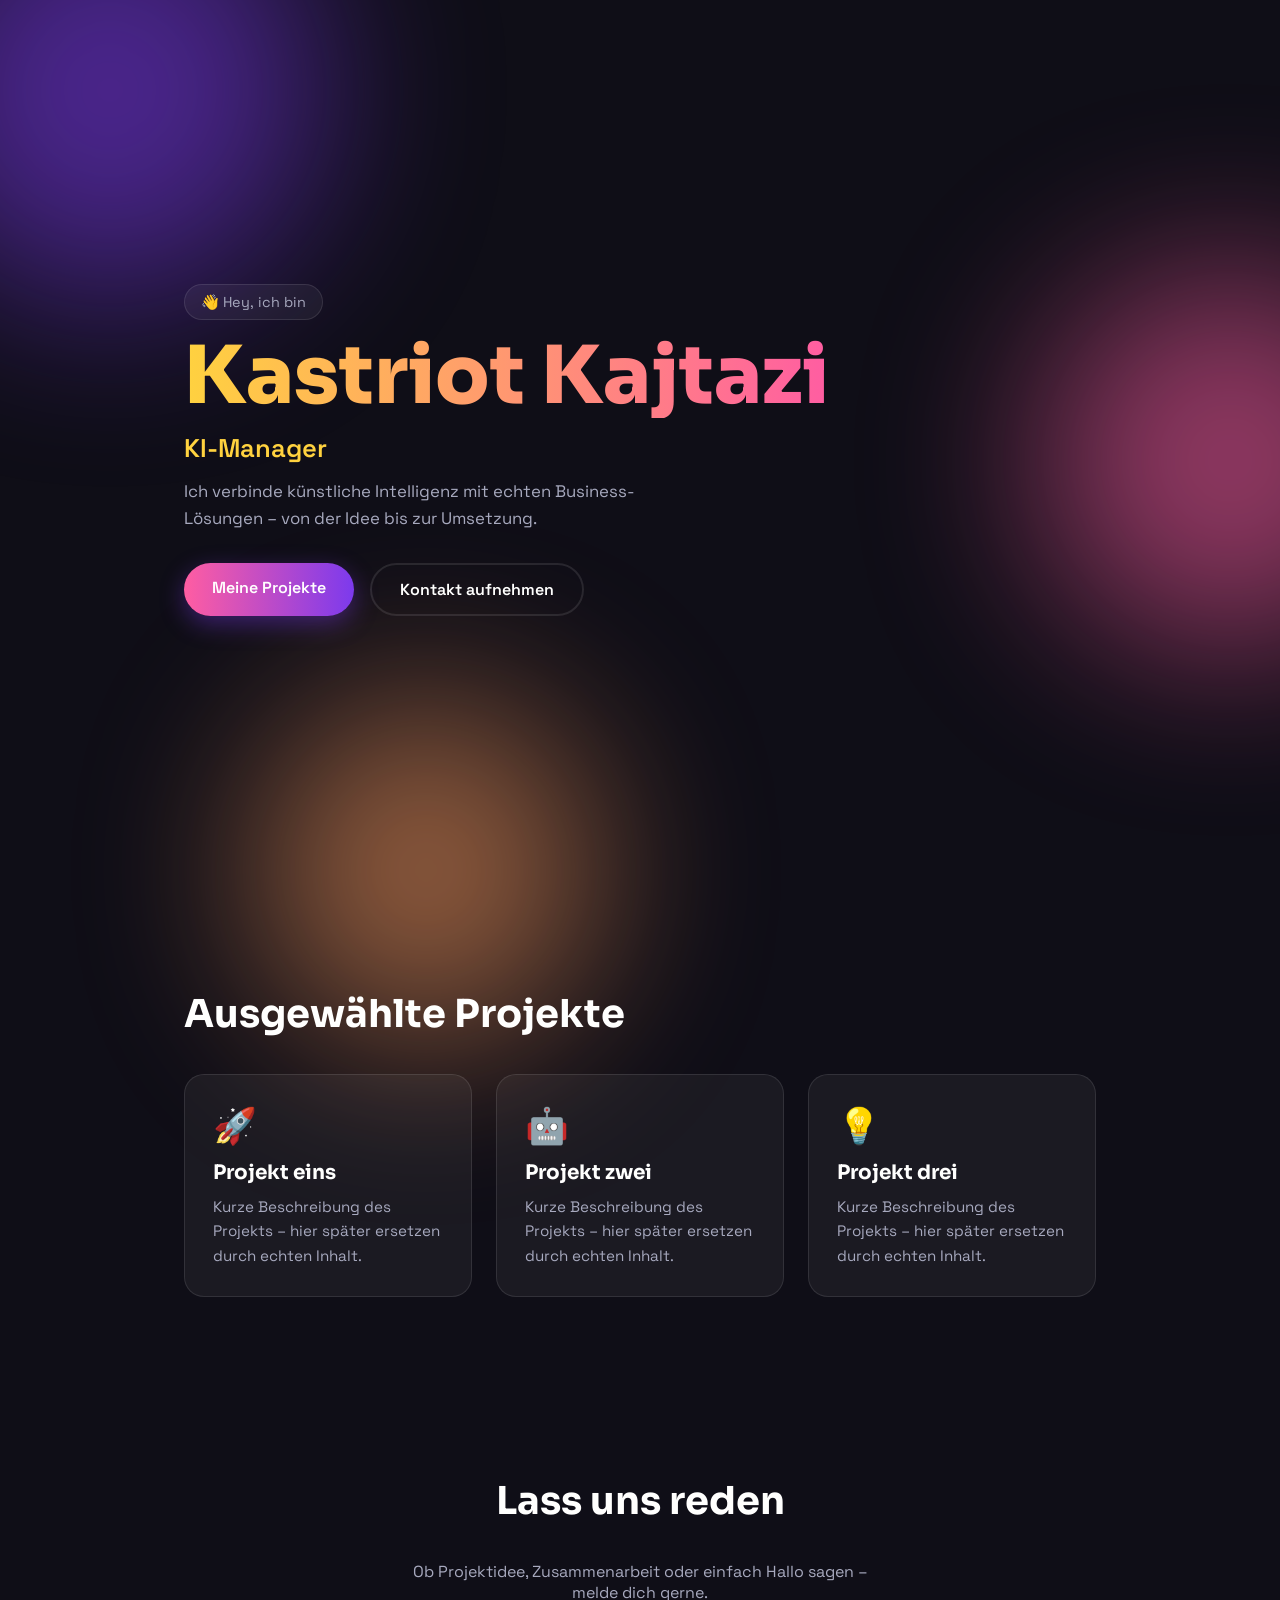
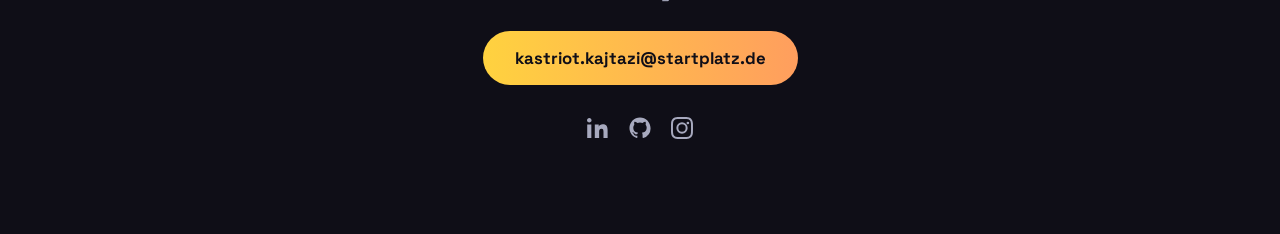
<file: portfolio/index.html>
<!DOCTYPE html>
<html lang="de">
<head>
    <meta charset="UTF-8">
    <meta name="viewport" content="width=device-width, initial-scale=1.0">
    <title>Kastriot Kajtazi | KI-Manager</title>
    <meta name="description" content="Kastriot Kajtazi – KI-Manager. Portfolio, Projekte und Kontakt.">
    <link rel="preconnect" href="https://fonts.googleapis.com">
    <link rel="preconnect" href="https://fonts.gstatic.com" crossorigin>
    <link href="https://fonts.googleapis.com/css2?family=Space+Grotesk:wght@400;500;600;700&family=Sora:wght@700;800&display=swap" rel="stylesheet">
    <link rel="stylesheet" href="styles.css">
</head>
<body>

    <div class="blob blob-1"></div>
    <div class="blob blob-2"></div>
    <div class="blob blob-3"></div>

    <main class="page">

        <section class="hero">
            <span class="hero-badge">👋 Hey, ich bin</span>
            <h1 class="hero-name">Kastriot Kajtazi</h1>
            <p class="hero-role">KI-Manager</p>
            <p class="hero-pitch">
                Ich verbinde künstliche Intelligenz mit echten Business-Lösungen –
                von der Idee bis zur Umsetzung.
            </p>
            <div class="hero-actions">
                <a href="#projekte" class="btn btn-primary">Meine Projekte</a>
                <a href="#kontakt" class="btn btn-outline">Kontakt aufnehmen</a>
            </div>
        </section>

        <section class="projects" id="projekte">
            <h2 class="section-title">Ausgewählte Projekte</h2>
            <div class="project-grid">
                <article class="project-card card-1">
                    <span class="project-emoji">🚀</span>
                    <h3>Projekt eins</h3>
                    <p>Kurze Beschreibung des Projekts – hier später ersetzen durch echten Inhalt.</p>
                </article>
                <article class="project-card card-2">
                    <span class="project-emoji">🤖</span>
                    <h3>Projekt zwei</h3>
                    <p>Kurze Beschreibung des Projekts – hier später ersetzen durch echten Inhalt.</p>
                </article>
                <article class="project-card card-3">
                    <span class="project-emoji">💡</span>
                    <h3>Projekt drei</h3>
                    <p>Kurze Beschreibung des Projekts – hier später ersetzen durch echten Inhalt.</p>
                </article>
            </div>
        </section>

        <section class="contact" id="kontakt">
            <h2 class="section-title">Lass uns reden</h2>
            <p class="contact-text">Ob Projektidee, Zusammenarbeit oder einfach Hallo sagen – melde dich gerne.</p>
            <a class="email-btn" href="mailto:kastriot.kajtazi@startplatz.de">kastriot.kajtazi@startplatz.de</a>
            <div class="social-links">
                <a href="https://linkedin.com/in/DEIN-PROFIL" target="_blank" rel="noopener" aria-label="LinkedIn">
                    <svg width="22" height="22" viewBox="0 0 24 24" fill="currentColor"><path d="M4.98 3.5C4.98 4.88 3.87 6 2.5 6S0 4.88 0 3.5 1.12 1 2.5 1s2.48 1.12 2.48 2.5zM.24 8.25h4.5V23H.24V8.25zM8.5 8.25h4.31v2.01h.06c.6-1.14 2.06-2.34 4.24-2.34 4.53 0 5.37 2.98 5.37 6.86V23h-4.5v-6.62c0-1.58-.03-3.6-2.2-3.6-2.2 0-2.54 1.72-2.54 3.49V23H8.5V8.25z"/></svg>
                </a>
                <a href="https://github.com/DEIN-PROFIL" target="_blank" rel="noopener" aria-label="GitHub">
                    <svg width="22" height="22" viewBox="0 0 24 24" fill="currentColor"><path d="M12 .5C5.73.5.5 5.73.5 12c0 5.08 3.29 9.39 7.86 10.91.57.1.78-.25.78-.55v-1.94c-3.2.7-3.88-1.54-3.88-1.54-.52-1.33-1.28-1.68-1.28-1.68-1.04-.71.08-.7.08-.7 1.15.08 1.76 1.18 1.76 1.18 1.03 1.75 2.7 1.25 3.36.96.1-.75.4-1.25.73-1.54-2.55-.29-5.24-1.28-5.24-5.68 0-1.25.45-2.28 1.18-3.08-.12-.29-.51-1.46.11-3.04 0 0 .96-.31 3.15 1.18a10.9 10.9 0 0 1 5.74 0c2.19-1.49 3.15-1.18 3.15-1.18.62 1.58.23 2.75.11 3.04.73.8 1.18 1.83 1.18 3.08 0 4.41-2.69 5.38-5.25 5.67.41.36.78 1.06.78 2.14v3.17c0 .3.21.66.79.55A10.52 10.52 0 0 0 23.5 12C23.5 5.73 18.27.5 12 .5z"/></svg>
                </a>
                <a href="https://instagram.com/DEIN-PROFIL" target="_blank" rel="noopener" aria-label="Instagram">
                    <svg width="22" height="22" viewBox="0 0 24 24" fill="currentColor"><path d="M12 2.16c3.2 0 3.58.01 4.85.07 3.25.15 4.77 1.69 4.92 4.92.06 1.27.07 1.65.07 4.85s-.01 3.58-.07 4.85c-.15 3.23-1.66 4.77-4.92 4.92-1.27.06-1.64.07-4.85.07s-3.58-.01-4.85-.07c-3.26-.15-4.77-1.7-4.92-4.92-.06-1.27-.07-1.65-.07-4.85s.02-3.58.07-4.85C2.38 3.85 3.9 2.31 7.15 2.16 8.42 2.1 8.8 2.16 12 2.16zM12 0C8.74 0 8.33.01 7.05.07c-4.35.2-6.78 2.62-6.98 6.98C.01 8.33 0 8.74 0 12s.01 3.67.07 4.95c.2 4.36 2.62 6.78 6.98 6.98C8.33 23.99 8.74 24 12 24s3.67-.01 4.95-.07c4.35-.2 6.78-2.62 6.98-6.98.06-1.28.07-1.69.07-4.95s-.01-3.67-.07-4.95c-.2-4.35-2.62-6.78-6.98-6.98C15.67.01 15.26 0 12 0zm0 5.84A6.16 6.16 0 1 0 18.16 12 6.16 6.16 0 0 0 12 5.84zM12 16a4 4 0 1 1 4-4 4 4 0 0 1-4 4zm6.41-10.85a1.44 1.44 0 1 0 1.44 1.44 1.44 1.44 0 0 0-1.44-1.44z"/></svg>
                </a>
            </div>
        </section>

    </main>

    <script src="script.js"></script>
</body>
</html>
</file>
<file: styles.css>
/* ===== Reset & Base ===== */
*, *::before, *::after {
    margin: 0;
    padding: 0;
    box-sizing: border-box;
}

:root {
    --primary: #1a3c1a;
    --primary-dark: #122b12;
    --primary-light: #e6f0e6;
    --accent: #f59e0b;
    --text: #111827;
    --text-secondary: #4b5563;
    --text-light: #6b7280;
    --bg: #ffffff;
    --bg-alt: #f8fafc;
    --bg-dark: #0f172a;
    --bg-dark-card: #1e293b;
    --border: #e5e7eb;
    --radius: 12px;
    --radius-sm: 8px;
    --radius-lg: 20px;
    --shadow: 0 1px 3px rgba(0,0,0,0.08), 0 1px 2px rgba(0,0,0,0.06);
    --shadow-md: 0 4px 6px -1px rgba(0,0,0,0.08), 0 2px 4px -1px rgba(0,0,0,0.04);
    --shadow-lg: 0 10px 25px -3px rgba(0,0,0,0.1), 0 4px 6px -2px rgba(0,0,0,0.05);
    --transition: 0.2s ease;
}

html {
    scroll-behavior: smooth;
    scroll-padding-top: 80px;
}

body {
    font-family: 'Inter', -apple-system, BlinkMacSystemFont, sans-serif;
    color: var(--text);
    background: var(--bg);
    line-height: 1.6;
    -webkit-font-smoothing: antialiased;
}

a {
    color: inherit;
    text-decoration: none;
}

img {
    max-width: 100%;
    display: block;
}

/* ===== Container ===== */
.container {
    max-width: 1200px;
    margin: 0 auto;
    padding: 0 24px;
}

/* ===== Navigation ===== */
.navbar {
    position: fixed;
    top: 0;
    left: 0;
    right: 0;
    z-index: 1000;
    background: rgba(255,255,255,0.85);
    backdrop-filter: blur(12px);
    -webkit-backdrop-filter: blur(12px);
    border-bottom: 1px solid transparent;
    transition: border-color var(--transition), box-shadow var(--transition);
}

.navbar.scrolled {
    border-bottom-color: var(--border);
    box-shadow: var(--shadow);
}

.nav-container {
    display: flex;
    align-items: center;
    justify-content: space-between;
    height: 72px;
}

.nav-logo {
    display: flex;
    align-items: center;
}

.logo-img {
    height: 48px;
    width: auto;
}

.footer-brand .logo-img {
    height: 56px;
    filter: brightness(0) invert(1);
}

.nav-menu {
    display: flex;
    align-items: center;
    gap: 8px;
    list-style: none;
}

.nav-link {
    padding: 8px 16px;
    font-size: 0.9rem;
    font-weight: 500;
    color: var(--text-secondary);
    border-radius: var(--radius-sm);
    transition: color var(--transition), background var(--transition);
}

.nav-link:hover {
    color: var(--text);
    background: var(--bg-alt);
}

.nav-cta {
    padding: 10px 20px;
    font-size: 0.9rem;
    font-weight: 600;
    color: white;
    background: var(--primary);
    border-radius: var(--radius-sm);
    transition: background var(--transition), transform var(--transition);
}

.nav-cta:hover {
    background: var(--primary-dark);
    transform: translateY(-1px);
}

.nav-toggle {
    display: none;
    flex-direction: column;
    gap: 5px;
    background: none;
    border: none;
    cursor: pointer;
    padding: 8px;
}

.nav-toggle span {
    width: 24px;
    height: 2px;
    background: var(--text);
    border-radius: 2px;
    transition: transform var(--transition), opacity var(--transition);
}

.nav-toggle.active span:nth-child(1) {
    transform: rotate(45deg) translate(5px, 5px);
}

.nav-toggle.active span:nth-child(2) {
    opacity: 0;
}

.nav-toggle.active span:nth-child(3) {
    transform: rotate(-45deg) translate(5px, -5px);
}

/* ===== Hero ===== */
.hero {
    padding: 160px 0 100px;
    background: linear-gradient(135deg, var(--bg) 0%, var(--primary-light) 100%);
    position: relative;
    overflow: hidden;
}

.hero::before {
    content: '';
    position: absolute;
    top: -50%;
    right: -20%;
    width: 600px;
    height: 600px;
    background: radial-gradient(circle, rgba(26,60,26,0.1) 0%, transparent 70%);
    border-radius: 50%;
}

.hero-content {
    position: relative;
    max-width: 800px;
}

.hero-badge {
    display: inline-block;
    padding: 6px 16px;
    background: var(--primary);
    color: white;
    font-size: 0.85rem;
    font-weight: 600;
    border-radius: 100px;
    margin-bottom: 24px;
}

.hero h1 {
    font-size: clamp(2.2rem, 5vw, 3.5rem);
    font-weight: 800;
    line-height: 1.15;
    margin-bottom: 20px;
    letter-spacing: -0.02em;
}

.text-accent {
    color: var(--primary);
}

.hero-subtitle {
    font-size: 1.2rem;
    color: var(--text-secondary);
    max-width: 600px;
    margin-bottom: 36px;
    line-height: 1.7;
}

.hero-actions {
    display: flex;
    gap: 16px;
    flex-wrap: wrap;
    margin-bottom: 60px;
}

.hero-stats {
    display: flex;
    gap: 48px;
    flex-wrap: wrap;
}

.stat {
    display: flex;
    flex-direction: column;
}

.stat-number {
    font-size: 1.5rem;
    font-weight: 800;
    color: var(--primary);
}

.stat-label {
    font-size: 0.85rem;
    color: var(--text-light);
    font-weight: 500;
}

/* ===== Buttons ===== */
.btn {
    display: inline-flex;
    align-items: center;
    gap: 10px;
    font-family: inherit;
    font-weight: 600;
    border: none;
    cursor: pointer;
    border-radius: var(--radius-sm);
    transition: all var(--transition);
    text-align: center;
    justify-content: center;
}

.btn-primary {
    background: var(--primary);
    color: white;
}

.btn-primary:hover {
    background: var(--primary-dark);
    transform: translateY(-2px);
    box-shadow: var(--shadow-md);
}

.btn-outline {
    background: transparent;
    color: var(--text);
    border: 2px solid var(--border);
}

.btn-outline:hover {
    border-color: var(--primary);
    color: var(--primary);
    transform: translateY(-2px);
}

.btn-lg {
    padding: 14px 28px;
    font-size: 1rem;
}

.btn-full {
    width: 100%;
}

/* ===== Sections ===== */
.section {
    padding: 100px 0;
}

.section-dark {
    background: var(--bg-dark);
    color: white;
}

.section-header {
    text-align: center;
    max-width: 640px;
    margin: 0 auto 64px;
}

.section-badge {
    display: inline-block;
    padding: 4px 14px;
    background: var(--primary-light);
    color: var(--primary);
    font-size: 0.8rem;
    font-weight: 700;
    border-radius: 100px;
    text-transform: uppercase;
    letter-spacing: 0.05em;
    margin-bottom: 16px;
}

.section-dark .section-badge {
    background: rgba(26,60,26,0.2);
    color: #8fbc8f;
}

.section-header h2 {
    font-size: clamp(1.8rem, 3.5vw, 2.5rem);
    font-weight: 800;
    margin-bottom: 16px;
    letter-spacing: -0.02em;
}

.section-header p {
    color: var(--text-secondary);
    font-size: 1.05rem;
    line-height: 1.7;
}

.section-dark .section-header p {
    color: #94a3b8;
}

/* ===== Services Grid ===== */
.services-grid {
    display: grid;
    grid-template-columns: repeat(3, 1fr);
    gap: 24px;
}

.service-card {
    background: var(--bg);
    border: 1px solid var(--border);
    border-radius: var(--radius);
    transition: all var(--transition);
    overflow: hidden;
}

.service-card:hover {
    transform: translateY(-4px);
    box-shadow: var(--shadow-lg);
    border-color: var(--primary);
}

.service-card-img {
    padding: 0;
    display: flex;
    flex-direction: column;
}

.service-image {
    width: 100%;
    height: 200px;
    overflow: hidden;
}

.service-image img {
    width: 100%;
    height: 100%;
    object-fit: cover;
    transition: transform 0.4s ease;
}

.service-card:hover .service-image img {
    transform: scale(1.05);
}

.service-body {
    padding: 24px;
}

.service-icon {
    width: 56px;
    height: 56px;
    display: flex;
    align-items: center;
    justify-content: center;
    background: var(--primary-light);
    color: var(--primary);
    border-radius: var(--radius-sm);
    margin: 24px 0 0 24px;
}

.service-body h3 {
    font-size: 1.15rem;
    font-weight: 700;
    margin-bottom: 10px;
}

.service-body p {
    color: var(--text-secondary);
    font-size: 0.92rem;
    line-height: 1.65;
}

/* ===== Advantages Grid ===== */
.advantages-grid {
    display: grid;
    grid-template-columns: repeat(2, 1fr);
    gap: 24px;
}

.advantage-card {
    padding: 36px;
    background: var(--bg-dark-card);
    border-radius: var(--radius);
    border: 1px solid rgba(255,255,255,0.06);
    transition: all var(--transition);
}

.advantage-card:hover {
    transform: translateY(-4px);
    border-color: rgba(26,60,26,0.3);
}

.advantage-number {
    font-size: 0.85rem;
    font-weight: 700;
    color: var(--primary);
    margin-bottom: 16px;
    font-feature-settings: "tnum";
}

.advantage-card h3 {
    font-size: 1.2rem;
    font-weight: 700;
    margin-bottom: 10px;
}

.advantage-card p {
    color: #94a3b8;
    font-size: 0.92rem;
    line-height: 1.65;
}

/* ===== Testimonials ===== */
.testimonials-grid {
    display: grid;
    grid-template-columns: repeat(3, 1fr);
    gap: 24px;
}

.testimonial-card {
    padding: 32px;
    background: var(--bg);
    border: 1px solid var(--border);
    border-radius: var(--radius);
    transition: all var(--transition);
}

.testimonial-card:hover {
    transform: translateY(-4px);
    box-shadow: var(--shadow-lg);
}

.testimonial-stars {
    display: flex;
    gap: 2px;
    color: var(--accent);
    margin-bottom: 16px;
}

.testimonial-text {
    font-size: 0.95rem;
    line-height: 1.7;
    color: var(--text-secondary);
    margin-bottom: 20px;
    font-style: italic;
}

.testimonial-author {
    font-weight: 600;
    font-size: 0.9rem;
}

/* ===== Service Areas ===== */
.areas-grid {
    display: flex;
    flex-wrap: wrap;
    gap: 12px;
    justify-content: center;
}

.area-tag {
    padding: 12px 28px;
    background: var(--bg-dark-card);
    border: 1px solid rgba(255,255,255,0.08);
    border-radius: 100px;
    font-weight: 600;
    font-size: 0.95rem;
    transition: all var(--transition);
}

.area-tag:hover {
    border-color: var(--primary);
    background: rgba(26,60,26,0.15);
    color: #8fbc8f;
}

/* ===== FAQ ===== */
.faq-list {
    max-width: 800px;
    margin: 0 auto;
    display: flex;
    flex-direction: column;
    gap: 12px;
}

.faq-item {
    border: 1px solid var(--border);
    border-radius: var(--radius);
    overflow: hidden;
    transition: border-color var(--transition);
}

.faq-item:hover {
    border-color: var(--primary);
}

.faq-item.active {
    border-color: var(--primary);
    box-shadow: 0 0 0 1px var(--primary);
}

.faq-question {
    width: 100%;
    display: flex;
    align-items: center;
    justify-content: space-between;
    gap: 16px;
    padding: 20px 24px;
    background: var(--bg);
    border: none;
    cursor: pointer;
    font-family: inherit;
    font-size: 1rem;
    font-weight: 600;
    color: var(--text);
    text-align: left;
    line-height: 1.5;
}

.faq-question:hover {
    background: var(--bg-alt);
}

.faq-chevron {
    flex-shrink: 0;
    color: var(--text-light);
    transition: transform 0.3s ease;
}

.faq-item.active .faq-chevron {
    transform: rotate(180deg);
    color: var(--primary);
}

.faq-answer {
    max-height: 0;
    overflow: hidden;
    transition: max-height 0.3s ease, padding 0.3s ease;
}

.faq-item.active .faq-answer {
    max-height: 300px;
}

.faq-answer p {
    padding: 0 24px 20px;
    color: var(--text-secondary);
    font-size: 0.95rem;
    line-height: 1.7;
}

/* ===== Contact ===== */
.contact-grid {
    display: grid;
    grid-template-columns: 1fr 1fr;
    gap: 48px;
    align-items: start;
}

.contact-info {
    display: flex;
    flex-direction: column;
    gap: 16px;
}

.contact-card {
    display: flex;
    gap: 16px;
    align-items: flex-start;
    padding: 20px;
    background: var(--bg-alt);
    border-radius: var(--radius-sm);
    border: 1px solid var(--border);
}

.contact-icon {
    width: 44px;
    height: 44px;
    display: flex;
    align-items: center;
    justify-content: center;
    background: var(--primary-light);
    color: var(--primary);
    border-radius: var(--radius-sm);
    flex-shrink: 0;
}

.contact-card h4 {
    font-size: 0.85rem;
    font-weight: 700;
    text-transform: uppercase;
    letter-spacing: 0.03em;
    color: var(--text-light);
    margin-bottom: 4px;
}

.contact-card a {
    color: var(--primary);
    font-weight: 600;
    font-size: 0.95rem;
}

.contact-card a:hover {
    text-decoration: underline;
}

.contact-card p {
    color: var(--text-secondary);
    font-size: 0.92rem;
    line-height: 1.5;
}

/* ===== Contact Form ===== */
.contact-form {
    display: flex;
    flex-direction: column;
    gap: 20px;
    padding: 36px;
    background: var(--bg-alt);
    border: 1px solid var(--border);
    border-radius: var(--radius);
}

.form-group {
    display: flex;
    flex-direction: column;
    gap: 6px;
}

.form-group label {
    font-size: 0.85rem;
    font-weight: 600;
    color: var(--text);
}

.form-group input,
.form-group textarea {
    padding: 12px 16px;
    font-family: inherit;
    font-size: 0.95rem;
    border: 1px solid var(--border);
    border-radius: var(--radius-sm);
    background: var(--bg);
    color: var(--text);
    transition: border-color var(--transition), box-shadow var(--transition);
    outline: none;
}

.form-group input:focus,
.form-group textarea:focus {
    border-color: var(--primary);
    box-shadow: 0 0 0 3px rgba(26,60,26,0.1);
}

.form-group input::placeholder,
.form-group textarea::placeholder {
    color: var(--text-light);
}

.form-group textarea {
    resize: vertical;
    min-height: 120px;
}

/* ===== Footer ===== */
.footer {
    background: var(--bg-dark);
    color: white;
    padding: 64px 0 0;
}

.footer-grid {
    display: grid;
    grid-template-columns: 2fr 1fr 1fr;
    gap: 48px;
    padding-bottom: 48px;
    border-bottom: 1px solid rgba(255,255,255,0.08);
}

.footer-brand p {
    color: #94a3b8;
    font-size: 0.9rem;
    line-height: 1.7;
    margin-top: 16px;
    max-width: 320px;
}

.footer-brand .nav-logo {
    color: white;
}

.footer-links h4 {
    font-size: 0.85rem;
    text-transform: uppercase;
    letter-spacing: 0.05em;
    color: #94a3b8;
    margin-bottom: 20px;
}

.footer-links ul {
    list-style: none;
    display: flex;
    flex-direction: column;
    gap: 12px;
}

.footer-links li,
.footer-links a {
    color: #cbd5e1;
    font-size: 0.9rem;
}

.footer-links a:hover {
    color: white;
}

.footer-bottom {
    display: flex;
    align-items: center;
    justify-content: space-between;
    padding: 24px 0;
}

.footer-bottom p {
    color: #64748b;
    font-size: 0.85rem;
}

.footer-legal {
    display: flex;
    gap: 24px;
}

.footer-legal a {
    color: #64748b;
    font-size: 0.85rem;
}

.footer-legal a:hover {
    color: white;
}

/* ===== Floating CTA ===== */
.floating-cta {
    position: fixed;
    bottom: 24px;
    right: 24px;
    width: 56px;
    height: 56px;
    background: var(--primary);
    color: white;
    border-radius: 50%;
    display: flex;
    align-items: center;
    justify-content: center;
    box-shadow: 0 4px 12px rgba(26,60,26,0.4);
    transition: all var(--transition);
    z-index: 999;
}

.floating-cta:hover {
    background: var(--primary-dark);
    transform: scale(1.1);
}

/* ===== Animations ===== */
@keyframes fadeInUp {
    from {
        opacity: 0;
        transform: translateY(30px);
    }
    to {
        opacity: 1;
        transform: translateY(0);
    }
}

.fade-in {
    opacity: 0;
    transform: translateY(30px);
    transition: opacity 0.6s ease, transform 0.6s ease;
}

.fade-in.visible {
    opacity: 1;
    transform: translateY(0);
}

/* ===== Responsive ===== */
@media (max-width: 1024px) {
    .services-grid {
        grid-template-columns: repeat(2, 1fr);
    }

    .testimonials-grid {
        grid-template-columns: repeat(2, 1fr);
    }

    .footer-grid {
        grid-template-columns: 1fr 1fr;
        gap: 36px;
    }

    .footer-brand {
        grid-column: 1 / -1;
    }
}

@media (max-width: 768px) {
    .nav-toggle {
        display: flex;
    }

    .nav-menu {
        position: fixed;
        top: 72px;
        left: 0;
        right: 0;
        background: white;
        flex-direction: column;
        padding: 24px;
        gap: 4px;
        border-bottom: 1px solid var(--border);
        box-shadow: var(--shadow-lg);
        transform: translateY(-120%);
        transition: transform 0.3s ease;
    }

    .nav-menu.active {
        transform: translateY(0);
    }

    .nav-link {
        width: 100%;
        padding: 12px 16px;
    }

    .nav-cta {
        width: 100%;
        text-align: center;
        margin-top: 8px;
    }

    .hero {
        padding: 130px 0 80px;
    }

    .hero-stats {
        gap: 32px;
    }

    .section {
        padding: 72px 0;
    }

    .services-grid {
        grid-template-columns: 1fr;
    }

    .advantages-grid {
        grid-template-columns: 1fr;
    }

    .testimonials-grid {
        grid-template-columns: 1fr;
    }

    .contact-grid {
        grid-template-columns: 1fr;
        gap: 32px;
    }

    .footer-grid {
        grid-template-columns: 1fr;
        gap: 32px;
    }

    .footer-bottom {
        flex-direction: column;
        gap: 16px;
        text-align: center;
    }
}

@media (max-width: 480px) {
    .hero h1 {
        font-size: 1.8rem;
    }

    .hero-actions {
        flex-direction: column;
    }

    .hero-actions .btn {
        width: 100%;
    }

    .hero-stats {
        flex-direction: column;
        gap: 20px;
    }

    .contact-form {
        padding: 24px;
    }
}
</file>
<file: ai-academy/styles.css>
/* ===== Base ===== */
:root {
    --bg: #0b0d14;
    --bg-alt: #10131d;
    --surface: #151926;
    --surface-hover: #1b2030;
    --border: #262c3d;
    --text: #eef0f6;
    --text-muted: #9aa1b5;
    --accent: #7c5cff;
    --accent-2: #35e7c2;
    --accent-grad: linear-gradient(135deg, #7c5cff 0%, #35e7c2 100%);
    --radius: 16px;
    --shadow: 0 20px 60px rgba(0, 0, 0, 0.35);
    --max-width: 1160px;
}

* { box-sizing: border-box; margin: 0; padding: 0; }

html { scroll-behavior: smooth; }

body {
    font-family: 'Inter', -apple-system, BlinkMacSystemFont, sans-serif;
    background: var(--bg);
    color: var(--text);
    line-height: 1.6;
    -webkit-font-smoothing: antialiased;
}

h1, h2, h3, h4 {
    font-family: 'Space Grotesk', 'Inter', sans-serif;
    font-weight: 600;
    line-height: 1.2;
    letter-spacing: -0.01em;
}

a { color: inherit; text-decoration: none; }

img { max-width: 100%; display: block; }

.container {
    max-width: var(--max-width);
    margin: 0 auto;
    padding: 0 24px;
}

.text-accent {
    background: var(--accent-grad);
    -webkit-background-clip: text;
    background-clip: text;
    color: transparent;
}

/* ===== Buttons ===== */
.btn {
    display: inline-flex;
    align-items: center;
    justify-content: center;
    gap: 8px;
    padding: 12px 24px;
    border-radius: 999px;
    font-weight: 600;
    font-size: 0.95rem;
    border: 1px solid transparent;
    cursor: pointer;
    transition: transform 0.15s ease, box-shadow 0.15s ease, background 0.15s ease, border-color 0.15s ease;
}

.btn-lg { padding: 15px 30px; font-size: 1rem; }
.btn-full { width: 100%; }

.btn-primary {
    background: var(--accent-grad);
    color: #06070b;
}
.btn-primary:hover { transform: translateY(-2px); box-shadow: 0 10px 30px rgba(124, 92, 255, 0.35); }

.btn-outline {
    background: transparent;
    border-color: var(--border);
    color: var(--text);
}
.btn-outline:hover { border-color: var(--accent); background: var(--surface); }

/* ===== Navbar ===== */
.navbar {
    position: fixed;
    top: 0;
    left: 0;
    right: 0;
    z-index: 100;
    background: rgba(11, 13, 20, 0.75);
    backdrop-filter: blur(12px);
    border-bottom: 1px solid var(--border);
}

.nav-container {
    display: flex;
    align-items: center;
    justify-content: space-between;
    height: 76px;
}

.nav-logo {
    font-family: 'Space Grotesk', sans-serif;
    font-size: 1.25rem;
    font-weight: 700;
    color: var(--text);
}
.nav-logo span { color: var(--accent-2); }

.nav-menu {
    display: flex;
    align-items: center;
    gap: 32px;
    list-style: none;
}

.nav-link {
    font-size: 0.95rem;
    color: var(--text-muted);
    transition: color 0.15s ease;
}
.nav-link:hover { color: var(--text); }

.nav-cta {
    background: var(--accent-grad);
    color: #06070b;
    padding: 10px 20px;
    border-radius: 999px;
    font-weight: 600;
    font-size: 0.9rem;
}

.nav-toggle {
    display: none;
    flex-direction: column;
    gap: 5px;
    background: none;
    border: none;
    cursor: pointer;
    padding: 4px;
}
.nav-toggle span {
    width: 24px;
    height: 2px;
    background: var(--text);
    border-radius: 2px;
}

/* ===== Hero ===== */
.hero {
    position: relative;
    padding: 180px 0 120px;
    overflow: hidden;
}

.hero-glow {
    position: absolute;
    top: -200px;
    left: 50%;
    transform: translateX(-50%);
    width: 900px;
    height: 700px;
    background: radial-gradient(circle, rgba(124, 92, 255, 0.25) 0%, rgba(53, 231, 194, 0.08) 45%, transparent 70%);
    filter: blur(20px);
    pointer-events: none;
}

.hero-content {
    position: relative;
    text-align: center;
    max-width: 780px;
}

.hero-badge {
    display: inline-block;
    padding: 8px 18px;
    border: 1px solid var(--border);
    border-radius: 999px;
    background: var(--surface);
    font-size: 0.85rem;
    color: var(--accent-2);
    margin-bottom: 24px;
}

.hero h1 {
    font-size: clamp(2.2rem, 5vw, 3.6rem);
    margin-bottom: 20px;
}

.hero-subtitle {
    font-size: 1.15rem;
    color: var(--text-muted);
    max-width: 620px;
    margin: 0 auto 36px;
}

.hero-actions {
    display: flex;
    justify-content: center;
    gap: 16px;
    flex-wrap: wrap;
    margin-bottom: 64px;
}

.hero-stats {
    display: flex;
    justify-content: center;
    gap: 48px;
    flex-wrap: wrap;
}

.stat { display: flex; flex-direction: column; align-items: center; }
.stat-number {
    font-family: 'Space Grotesk', sans-serif;
    font-size: 1.6rem;
    font-weight: 700;
    color: var(--text);
}
.stat-label { font-size: 0.85rem; color: var(--text-muted); }

/* ===== Sections ===== */
.section { padding: 100px 0; }
.section-dark { background: var(--bg-alt); }

.section-header {
    text-align: center;
    max-width: 640px;
    margin: 0 auto 56px;
}

.section-badge {
    display: inline-block;
    font-size: 0.85rem;
    font-weight: 600;
    color: var(--accent-2);
    text-transform: uppercase;
    letter-spacing: 0.08em;
    margin-bottom: 12px;
}

.section-header h2 {
    font-size: clamp(1.7rem, 3.5vw, 2.4rem);
    margin-bottom: 16px;
}

.section-header p { color: var(--text-muted); font-size: 1.05rem; }

/* ===== Services ===== */
.services-grid {
    display: grid;
    grid-template-columns: repeat(3, 1fr);
    gap: 24px;
}

.service-card {
    background: var(--surface);
    border: 1px solid var(--border);
    border-radius: var(--radius);
    padding: 32px 28px;
    transition: transform 0.2s ease, border-color 0.2s ease, background 0.2s ease;
}
.service-card:hover {
    transform: translateY(-4px);
    border-color: var(--accent);
    background: var(--surface-hover);
}

.service-icon {
    width: 56px;
    height: 56px;
    border-radius: 14px;
    background: var(--accent-grad);
    display: flex;
    align-items: center;
    justify-content: center;
    color: #06070b;
    margin-bottom: 20px;
}

.service-card h3 { font-size: 1.2rem; margin-bottom: 10px; }
.service-card p { color: var(--text-muted); font-size: 0.95rem; }

/* ===== Contact ===== */
.contact-grid {
    display: grid;
    grid-template-columns: 1fr 1.2fr;
    gap: 48px;
}

.contact-info {
    display: flex;
    flex-direction: column;
    gap: 20px;
}

.contact-card {
    display: flex;
    align-items: flex-start;
    gap: 16px;
    background: var(--surface);
    border: 1px solid var(--border);
    border-radius: var(--radius);
    padding: 20px;
}

.contact-icon {
    width: 44px;
    height: 44px;
    flex-shrink: 0;
    border-radius: 12px;
    background: rgba(124, 92, 255, 0.12);
    color: var(--accent-2);
    display: flex;
    align-items: center;
    justify-content: center;
}

.contact-card h4 { font-size: 1rem; margin-bottom: 4px; }
.contact-card a, .contact-card p { color: var(--text-muted); font-size: 0.95rem; }
.contact-card a:hover { color: var(--accent-2); }

.contact-form {
    background: var(--surface);
    border: 1px solid var(--border);
    border-radius: var(--radius);
    padding: 32px;
    display: flex;
    flex-direction: column;
    gap: 18px;
}

.form-group { display: flex; flex-direction: column; gap: 8px; }
.form-group label { font-size: 0.9rem; color: var(--text-muted); }

.form-group input,
.form-group textarea {
    background: var(--bg);
    border: 1px solid var(--border);
    border-radius: 10px;
    padding: 12px 14px;
    color: var(--text);
    font-family: inherit;
    font-size: 0.95rem;
    resize: vertical;
    transition: border-color 0.15s ease;
}
.form-group input:focus,
.form-group textarea:focus {
    outline: none;
    border-color: var(--accent);
}

/* ===== Footer ===== */
.footer {
    background: var(--bg-alt);
    border-top: 1px solid var(--border);
    padding: 64px 0 24px;
}

.footer-grid {
    display: grid;
    grid-template-columns: 2fr 1fr 1fr;
    gap: 40px;
    padding-bottom: 40px;
}

.footer-brand p { color: var(--text-muted); margin-top: 16px; font-size: 0.9rem; max-width: 320px; }

.footer-links h4 { font-size: 0.95rem; margin-bottom: 16px; }
.footer-links ul { list-style: none; display: flex; flex-direction: column; gap: 10px; }
.footer-links a { color: var(--text-muted); font-size: 0.9rem; }
.footer-links a:hover { color: var(--accent-2); }

.footer-bottom {
    border-top: 1px solid var(--border);
    padding-top: 24px;
    display: flex;
    justify-content: space-between;
    flex-wrap: wrap;
    gap: 12px;
    font-size: 0.85rem;
    color: var(--text-muted);
}

.footer-legal { display: flex; gap: 20px; }
.footer-legal a:hover { color: var(--accent-2); }

/* ===== Responsive ===== */
@media (max-width: 900px) {
    .services-grid { grid-template-columns: 1fr; }
    .contact-grid { grid-template-columns: 1fr; }
    .footer-grid { grid-template-columns: 1fr; }
}

@media (max-width: 768px) {
    .nav-toggle { display: flex; }
    .nav-menu {
        position: fixed;
        top: 76px;
        left: 0;
        right: 0;
        background: var(--bg-alt);
        border-bottom: 1px solid var(--border);
        flex-direction: column;
        align-items: flex-start;
        padding: 24px;
        gap: 20px;
        transform: translateY(-150%);
        transition: transform 0.25s ease;
    }
    .nav-menu.active { transform: translateY(0); }
    .hero { padding: 140px 0 80px; }
    .hero-stats { gap: 32px; }
}
</file>
<file: portfolio/styles.css>
:root {
    --bg: #0f0e17;
    --purple: #7c3aed;
    --pink: #ff5da2;
    --orange: #ff9e5e;
    --yellow: #ffd23f;
    --text: #fffffe;
    --muted: #a7a9be;
    --card-bg: rgba(255, 255, 255, 0.05);
    --card-border: rgba(255, 255, 255, 0.1);
}

* {
    margin: 0;
    padding: 0;
    box-sizing: border-box;
}

html {
    scroll-behavior: smooth;
}

body {
    background: var(--bg);
    color: var(--text);
    font-family: 'Space Grotesk', sans-serif;
    overflow-x: hidden;
    min-height: 100vh;
}

h1, h2, h3 {
    font-family: 'Sora', sans-serif;
}

/* Blobs */
.blob {
    position: fixed;
    border-radius: 50%;
    filter: blur(90px);
    opacity: 0.55;
    z-index: 0;
    pointer-events: none;
    animation: float 14s ease-in-out infinite;
}

.blob-1 {
    width: 420px;
    height: 420px;
    background: var(--purple);
    top: -120px;
    left: -100px;
}

.blob-2 {
    width: 380px;
    height: 380px;
    background: var(--pink);
    top: 30%;
    right: -140px;
    animation-delay: -4s;
}

.blob-3 {
    width: 340px;
    height: 340px;
    background: var(--orange);
    bottom: -140px;
    left: 20%;
    animation-delay: -8s;
}

@keyframes float {
    0%, 100% { transform: translate(0, 0) scale(1); }
    33% { transform: translate(40px, -30px) scale(1.08); }
    66% { transform: translate(-30px, 20px) scale(0.95); }
}

.page {
    position: relative;
    z-index: 1;
    max-width: 960px;
    margin: 0 auto;
    padding: 0 24px;
}

/* Hero */
.hero {
    min-height: 100vh;
    display: flex;
    flex-direction: column;
    align-items: flex-start;
    justify-content: center;
    gap: 14px;
}

.hero-badge {
    background: var(--card-bg);
    border: 1px solid var(--card-border);
    padding: 8px 16px;
    border-radius: 999px;
    font-size: 0.9rem;
    color: var(--muted);
}

.hero-name {
    font-size: clamp(2.8rem, 8vw, 5rem);
    font-weight: 800;
    line-height: 1.05;
    background: linear-gradient(90deg, var(--yellow), var(--pink), var(--purple));
    -webkit-background-clip: text;
    background-clip: text;
    color: transparent;
    background-size: 200% auto;
    animation: shine 6s linear infinite;
}

@keyframes shine {
    to { background-position: 200% center; }
}

.hero-role {
    font-size: clamp(1.2rem, 3vw, 1.6rem);
    font-weight: 600;
    color: var(--yellow);
}

.hero-pitch {
    max-width: 520px;
    color: var(--muted);
    font-size: 1.05rem;
    line-height: 1.6;
}

.hero-actions {
    display: flex;
    gap: 16px;
    margin-top: 18px;
    flex-wrap: wrap;
}

.btn {
    padding: 14px 28px;
    border-radius: 999px;
    font-weight: 600;
    text-decoration: none;
    transition: transform 0.25s ease, box-shadow 0.25s ease;
    display: inline-block;
}

.btn-primary {
    background: linear-gradient(90deg, var(--pink), var(--purple));
    color: var(--text);
    box-shadow: 0 8px 24px rgba(124, 58, 237, 0.4);
}

.btn-outline {
    border: 2px solid var(--card-border);
    color: var(--text);
}

.btn:hover {
    transform: translateY(-4px) scale(1.03);
}

.btn-primary:hover {
    box-shadow: 0 12px 32px rgba(255, 93, 162, 0.5);
}

/* Sections */
.section-title {
    font-size: clamp(1.8rem, 4vw, 2.4rem);
    margin-bottom: 36px;
    font-weight: 700;
}

.projects, .contact {
    padding: 90px 0;
}

.project-grid {
    display: grid;
    grid-template-columns: repeat(auto-fit, minmax(240px, 1fr));
    gap: 24px;
}

.project-card {
    background: var(--card-bg);
    border: 1px solid var(--card-border);
    border-radius: 20px;
    padding: 28px;
    transition: transform 0.3s ease, border-color 0.3s ease;
}

.project-card:hover {
    transform: translateY(-8px) rotate(-1deg);
}

.card-1:hover { border-color: var(--pink); }
.card-2:hover { border-color: var(--purple); }
.card-3:hover { border-color: var(--yellow); }

.project-emoji {
    font-size: 2.2rem;
    display: inline-block;
    margin-bottom: 12px;
}

.project-card h3 {
    font-size: 1.25rem;
    margin-bottom: 10px;
}

.project-card p {
    color: var(--muted);
    line-height: 1.6;
    font-size: 0.95rem;
}

/* Contact */
.contact {
    text-align: center;
    display: flex;
    flex-direction: column;
    align-items: center;
}

.contact-text {
    color: var(--muted);
    margin-bottom: 28px;
    max-width: 460px;
}

.email-btn {
    display: inline-block;
    padding: 16px 32px;
    border-radius: 999px;
    background: linear-gradient(90deg, var(--yellow), var(--orange));
    color: var(--bg);
    font-weight: 700;
    text-decoration: none;
    font-size: 1.05rem;
    transition: transform 0.25s ease, box-shadow 0.25s ease;
}

.email-btn:hover {
    transform: translateY(-4px) scale(1.03);
    box-shadow: 0 12px 32px rgba(255, 210, 63, 0.4);
}

.social-links {
    display: flex;
    gap: 20px;
    margin-top: 32px;
}

.social-links a {
    color: var(--muted);
    transition: color 0.25s ease, transform 0.25s ease;
}

.social-links a:hover {
    color: var(--text);
    transform: translateY(-4px);
}

@media (max-width: 600px) {
    .hero { align-items: center; text-align: center; }
    .hero-pitch { margin: 0 auto; }
    .hero-actions { justify-content: center; }
    .contact { padding: 60px 0; }
}
</file>
